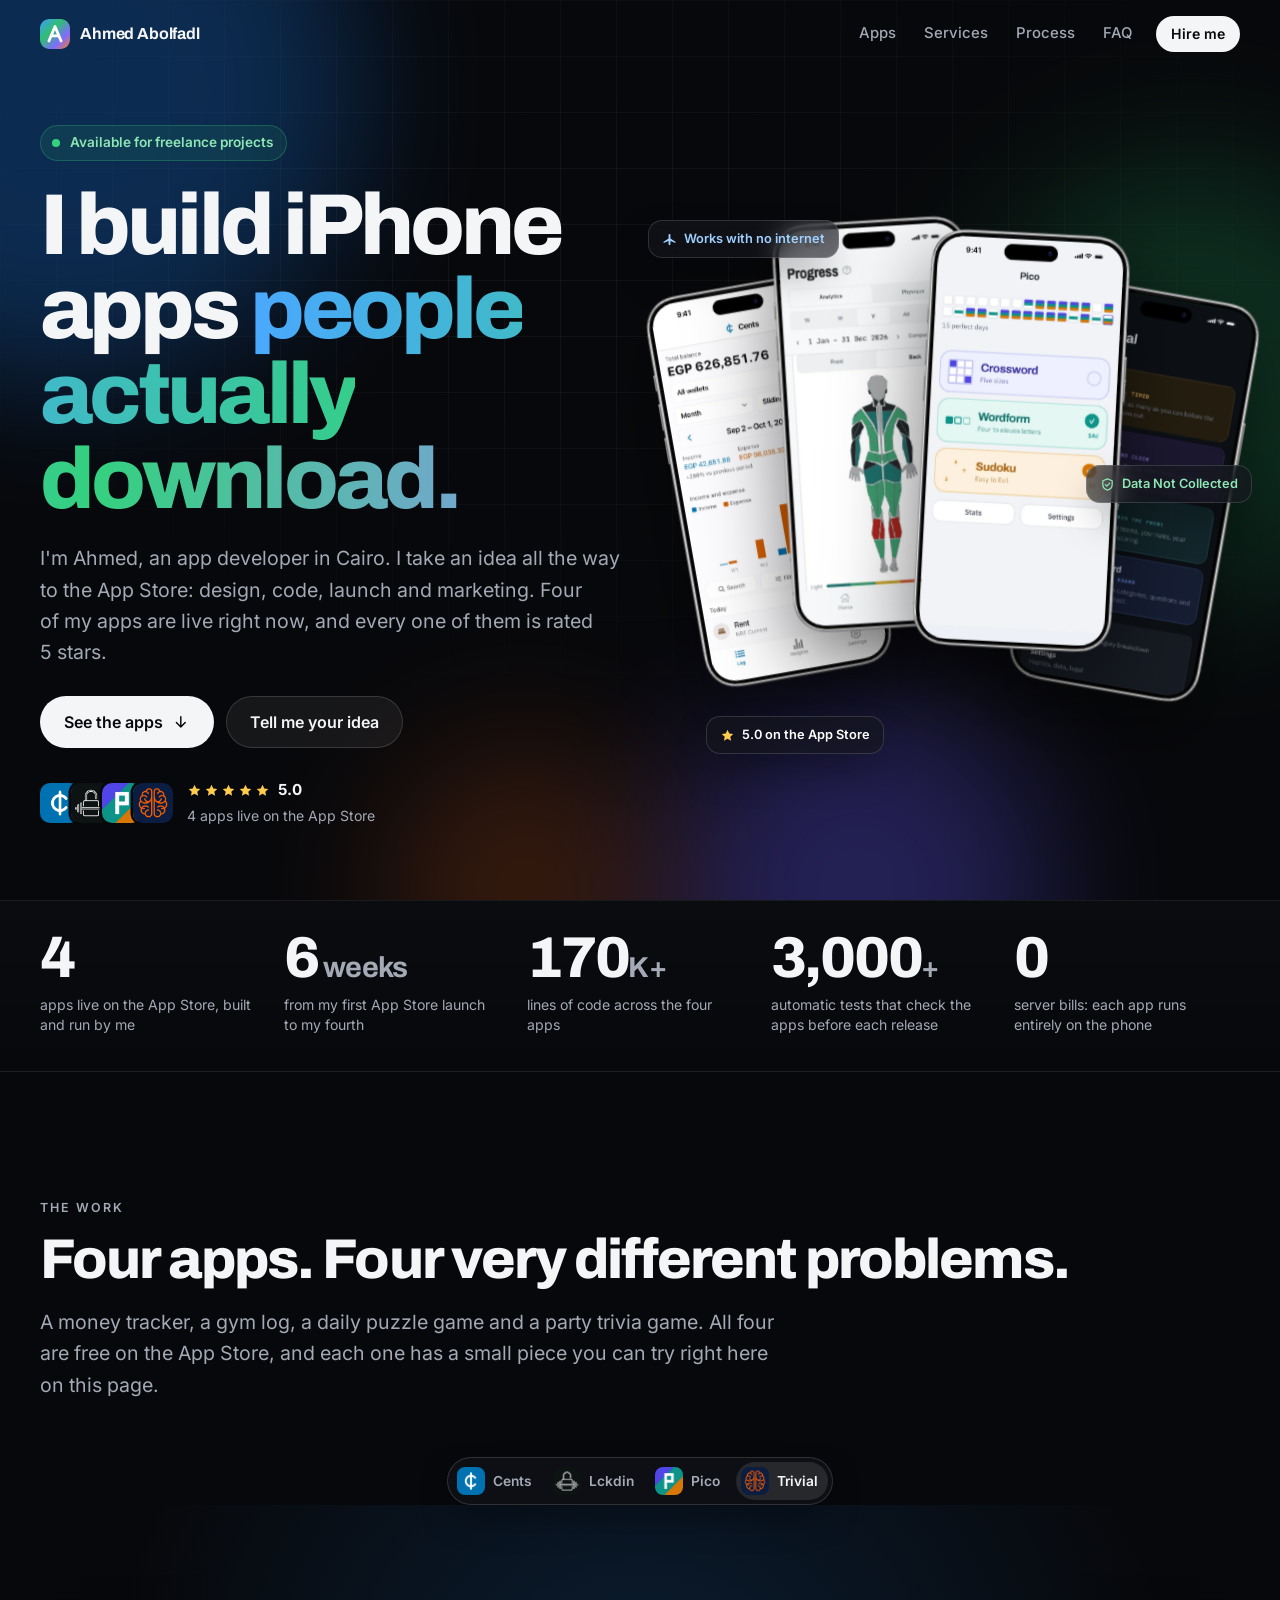
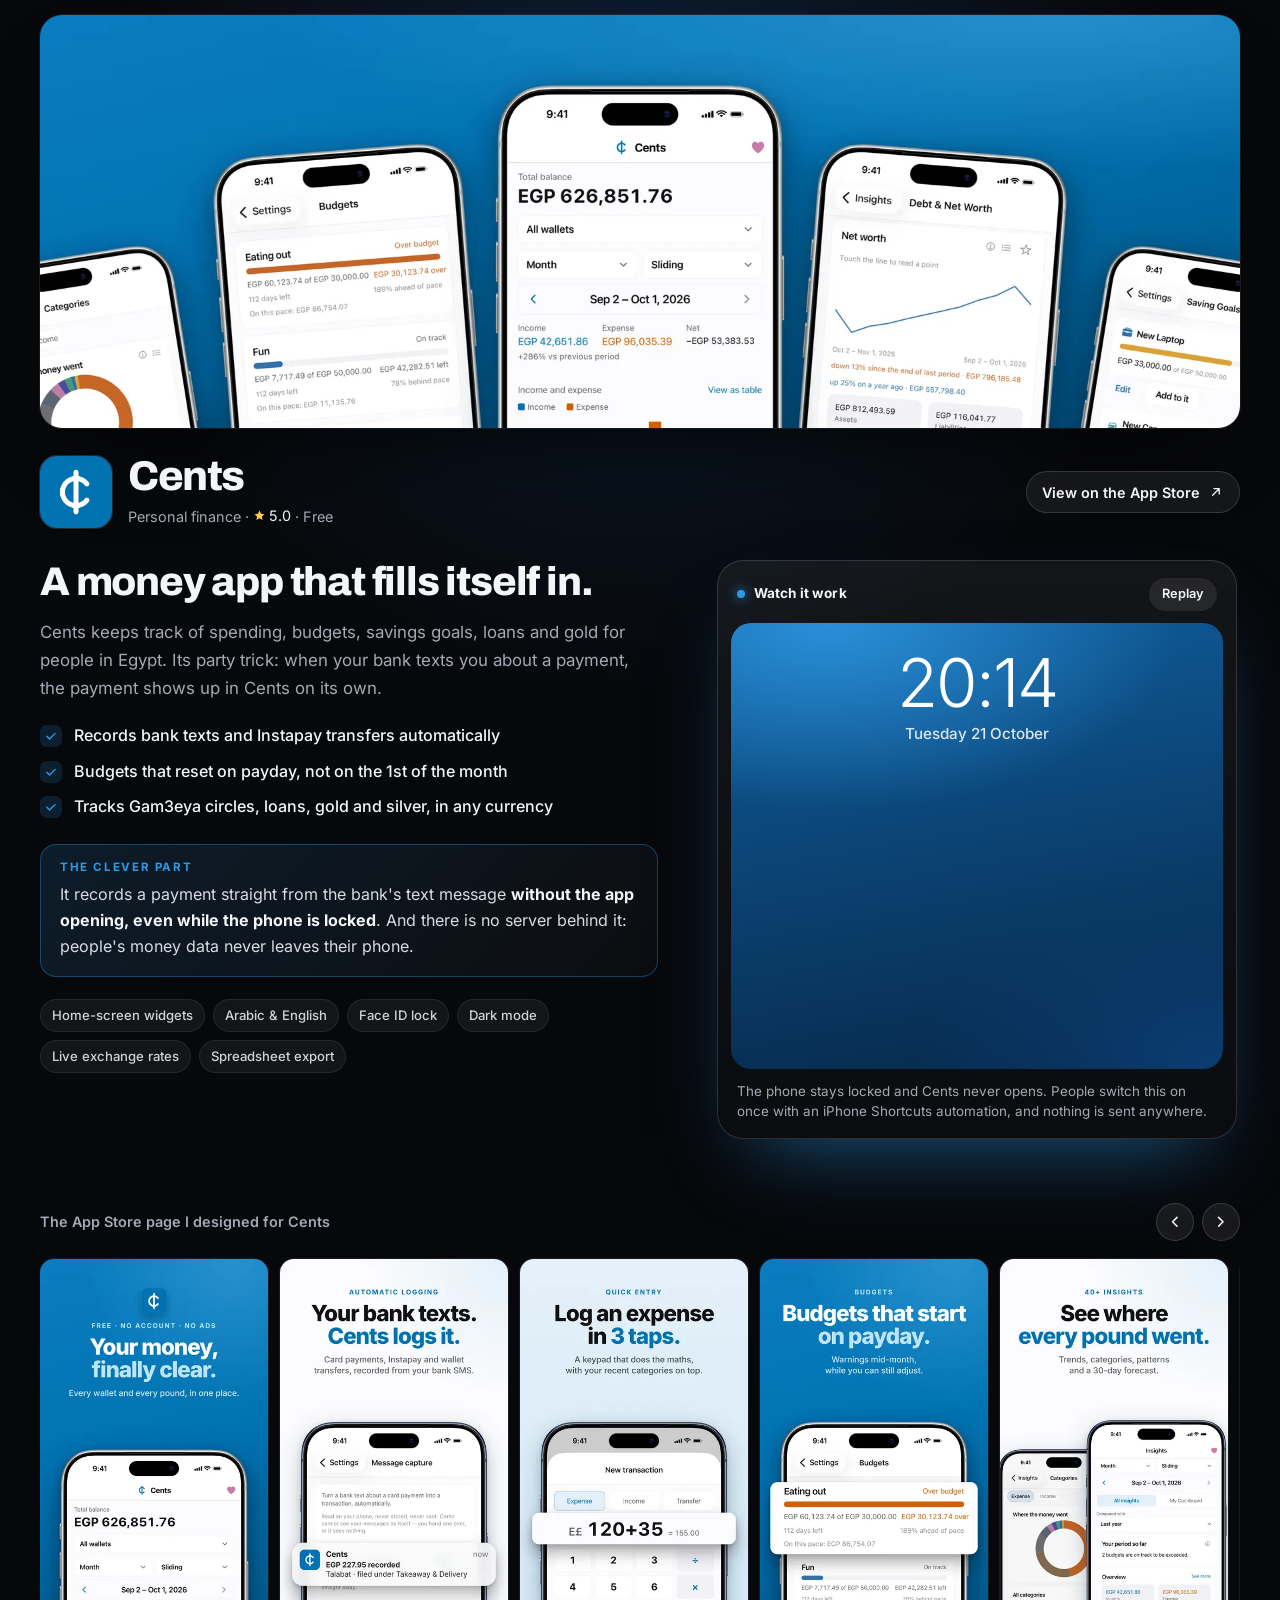
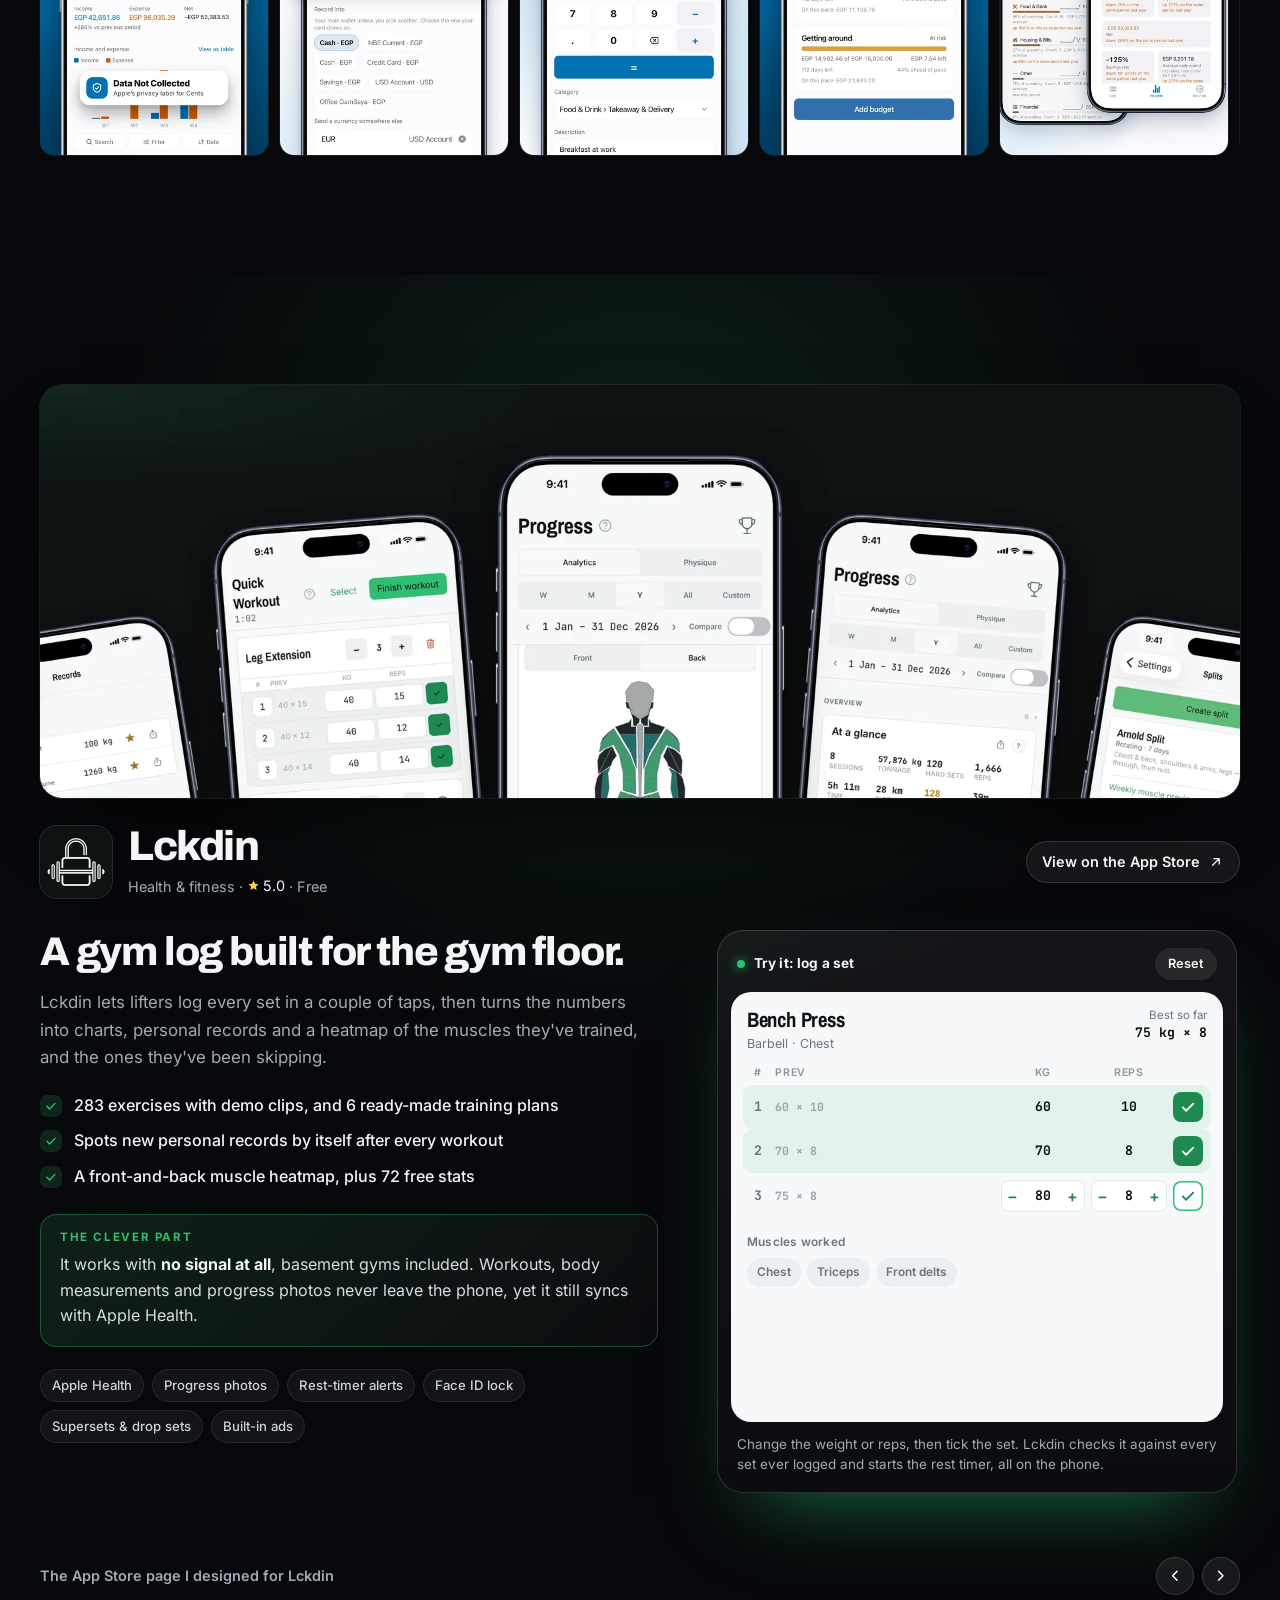
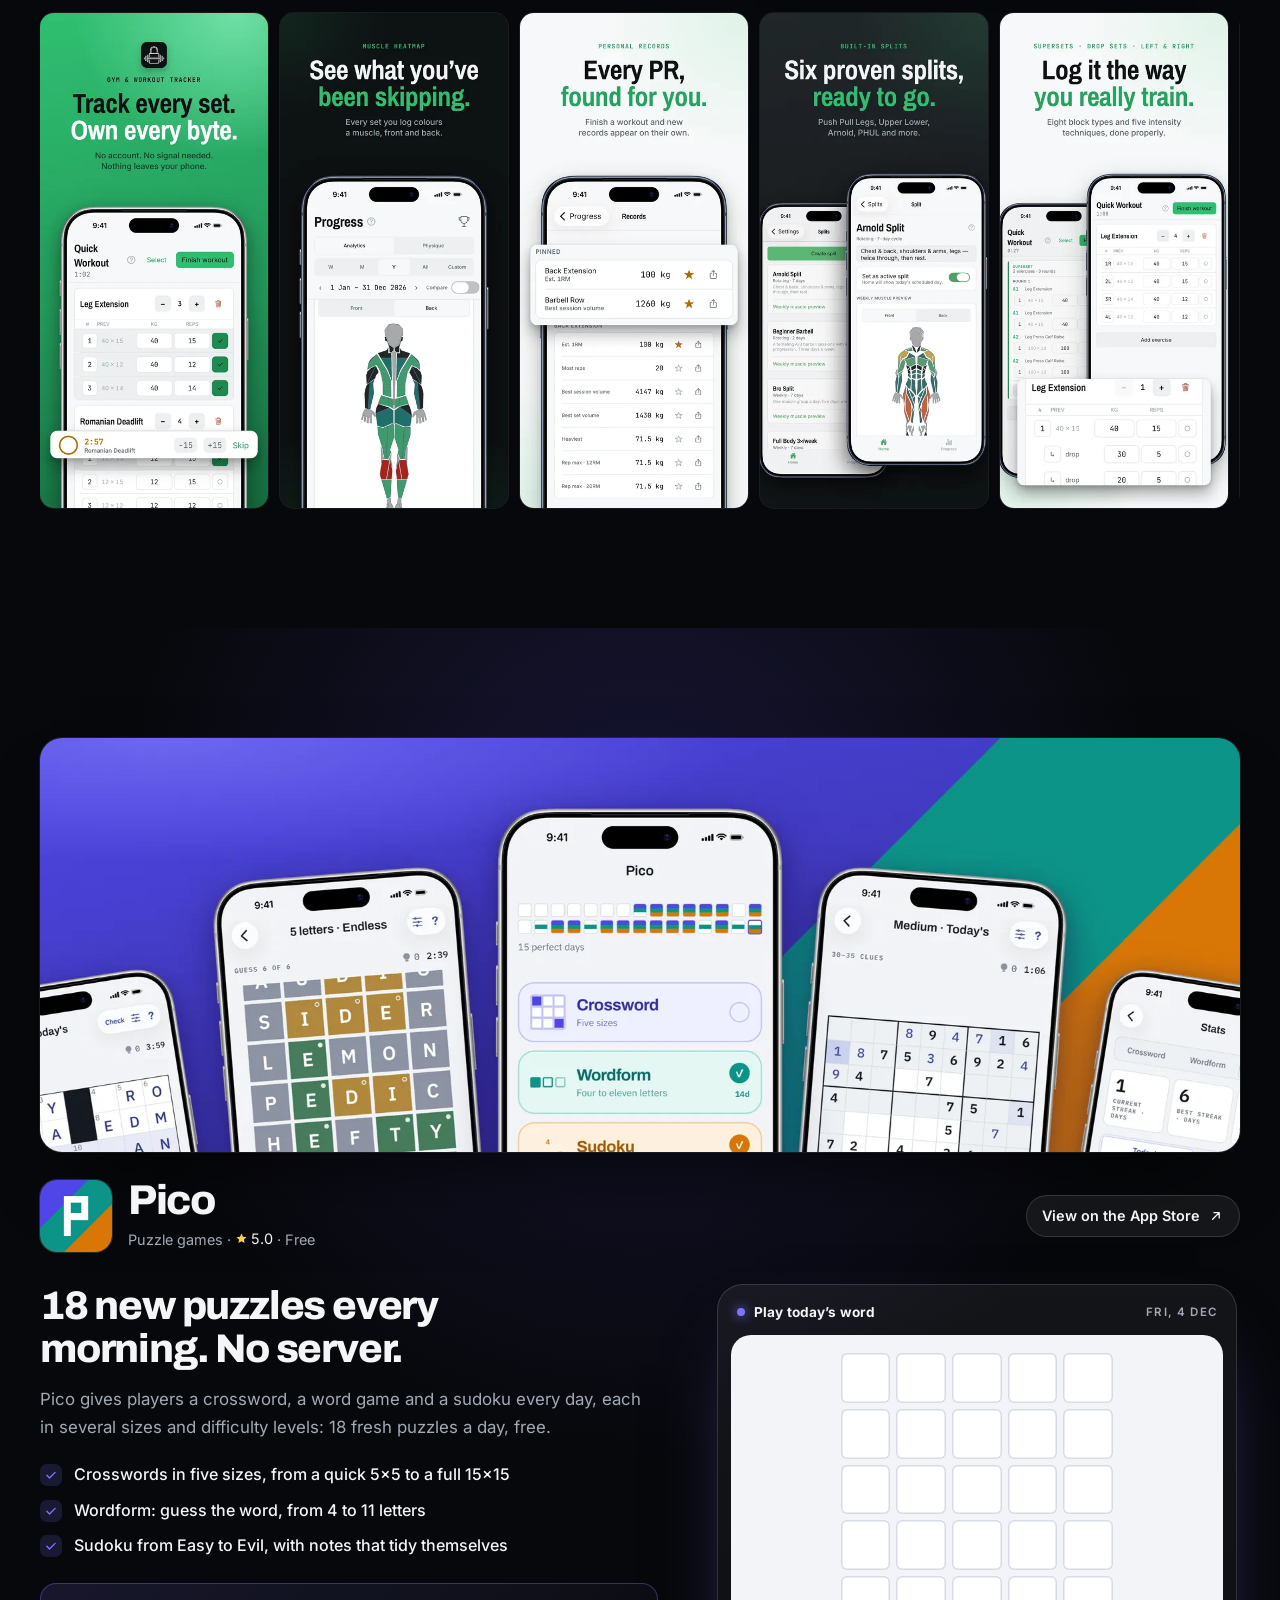
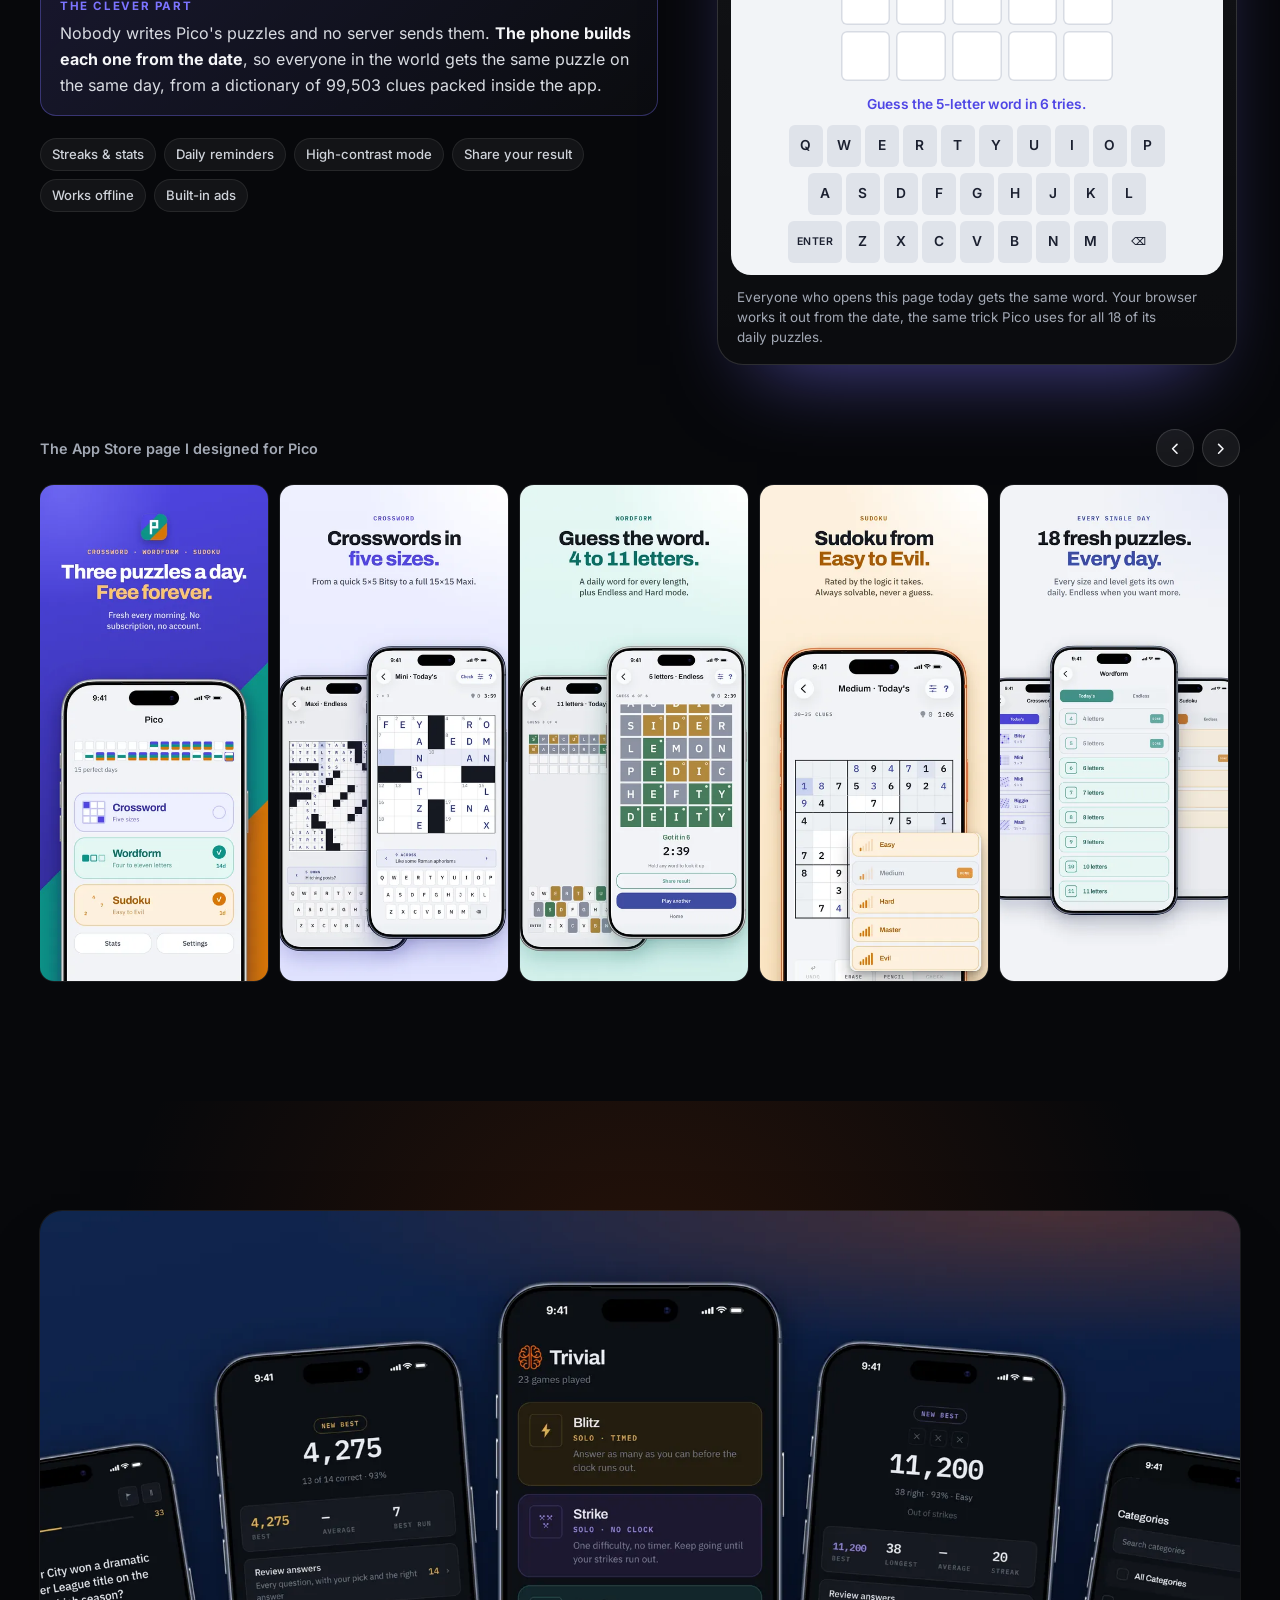
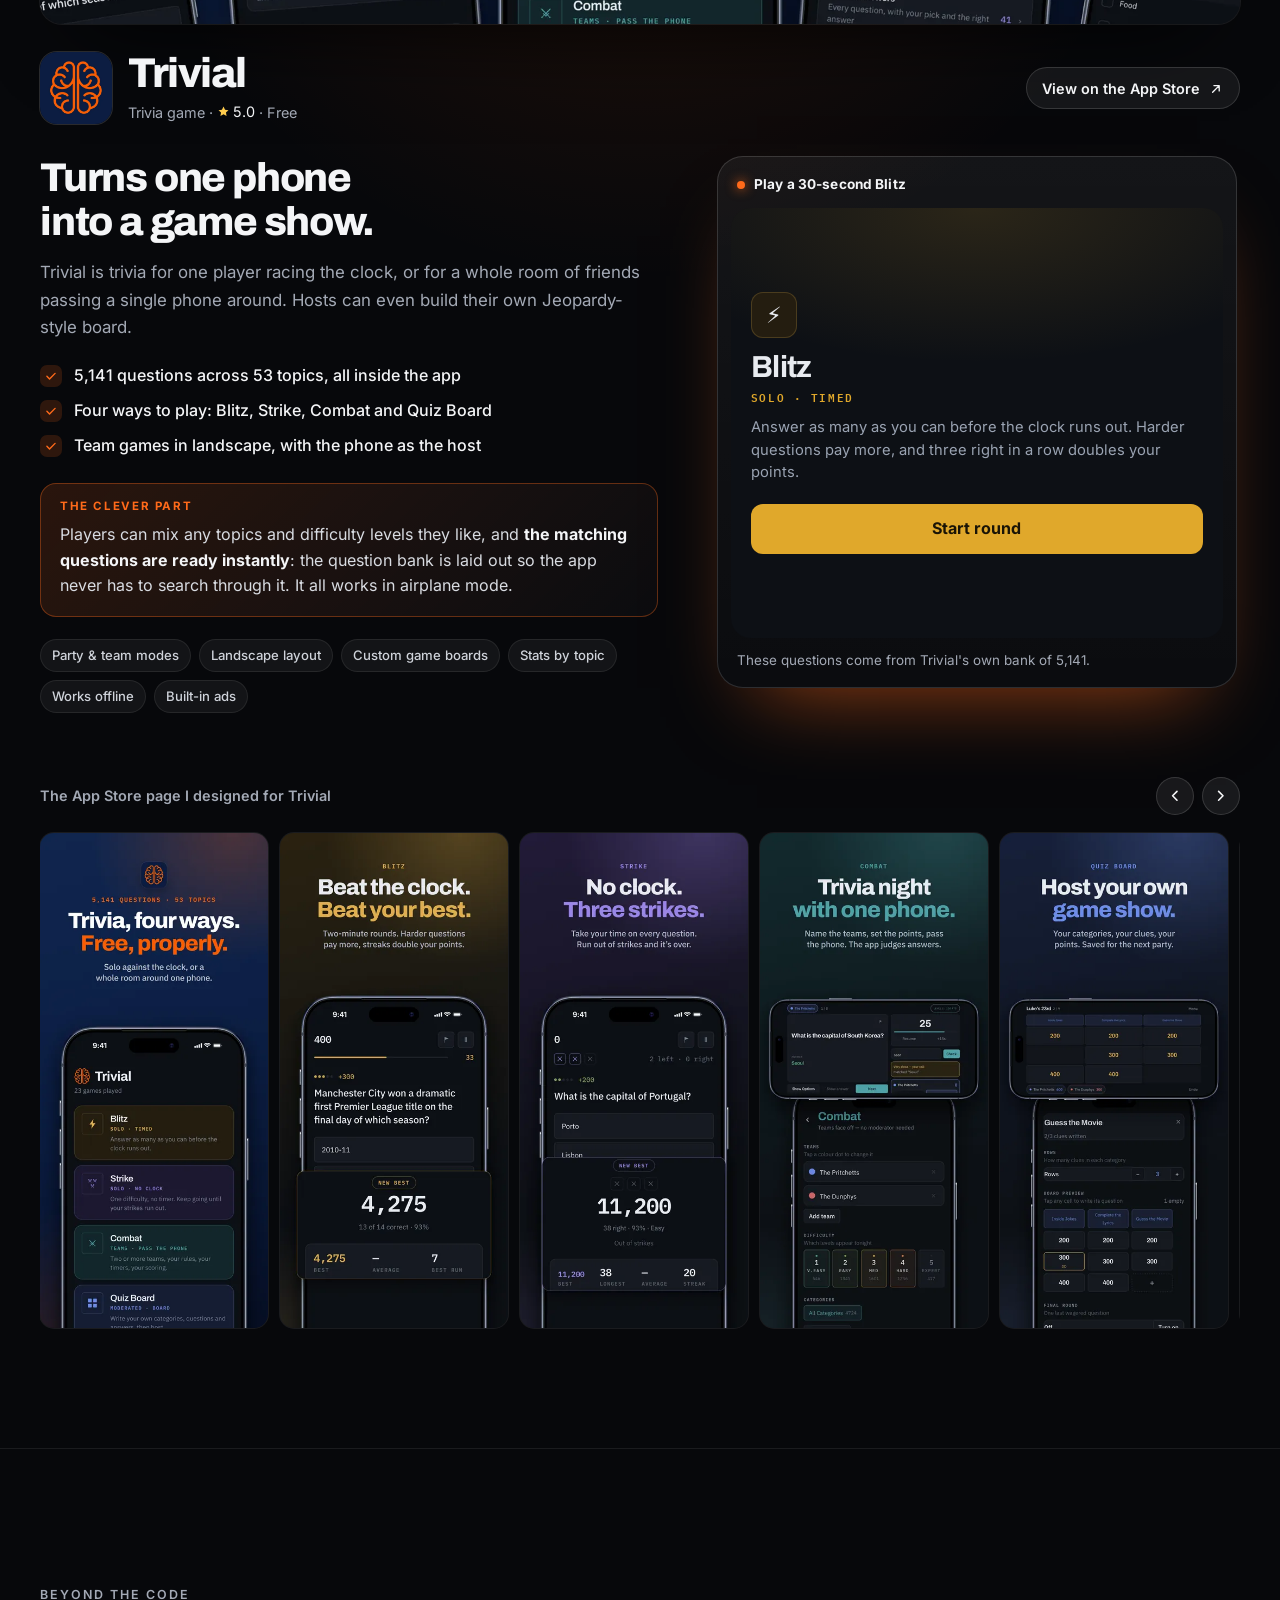
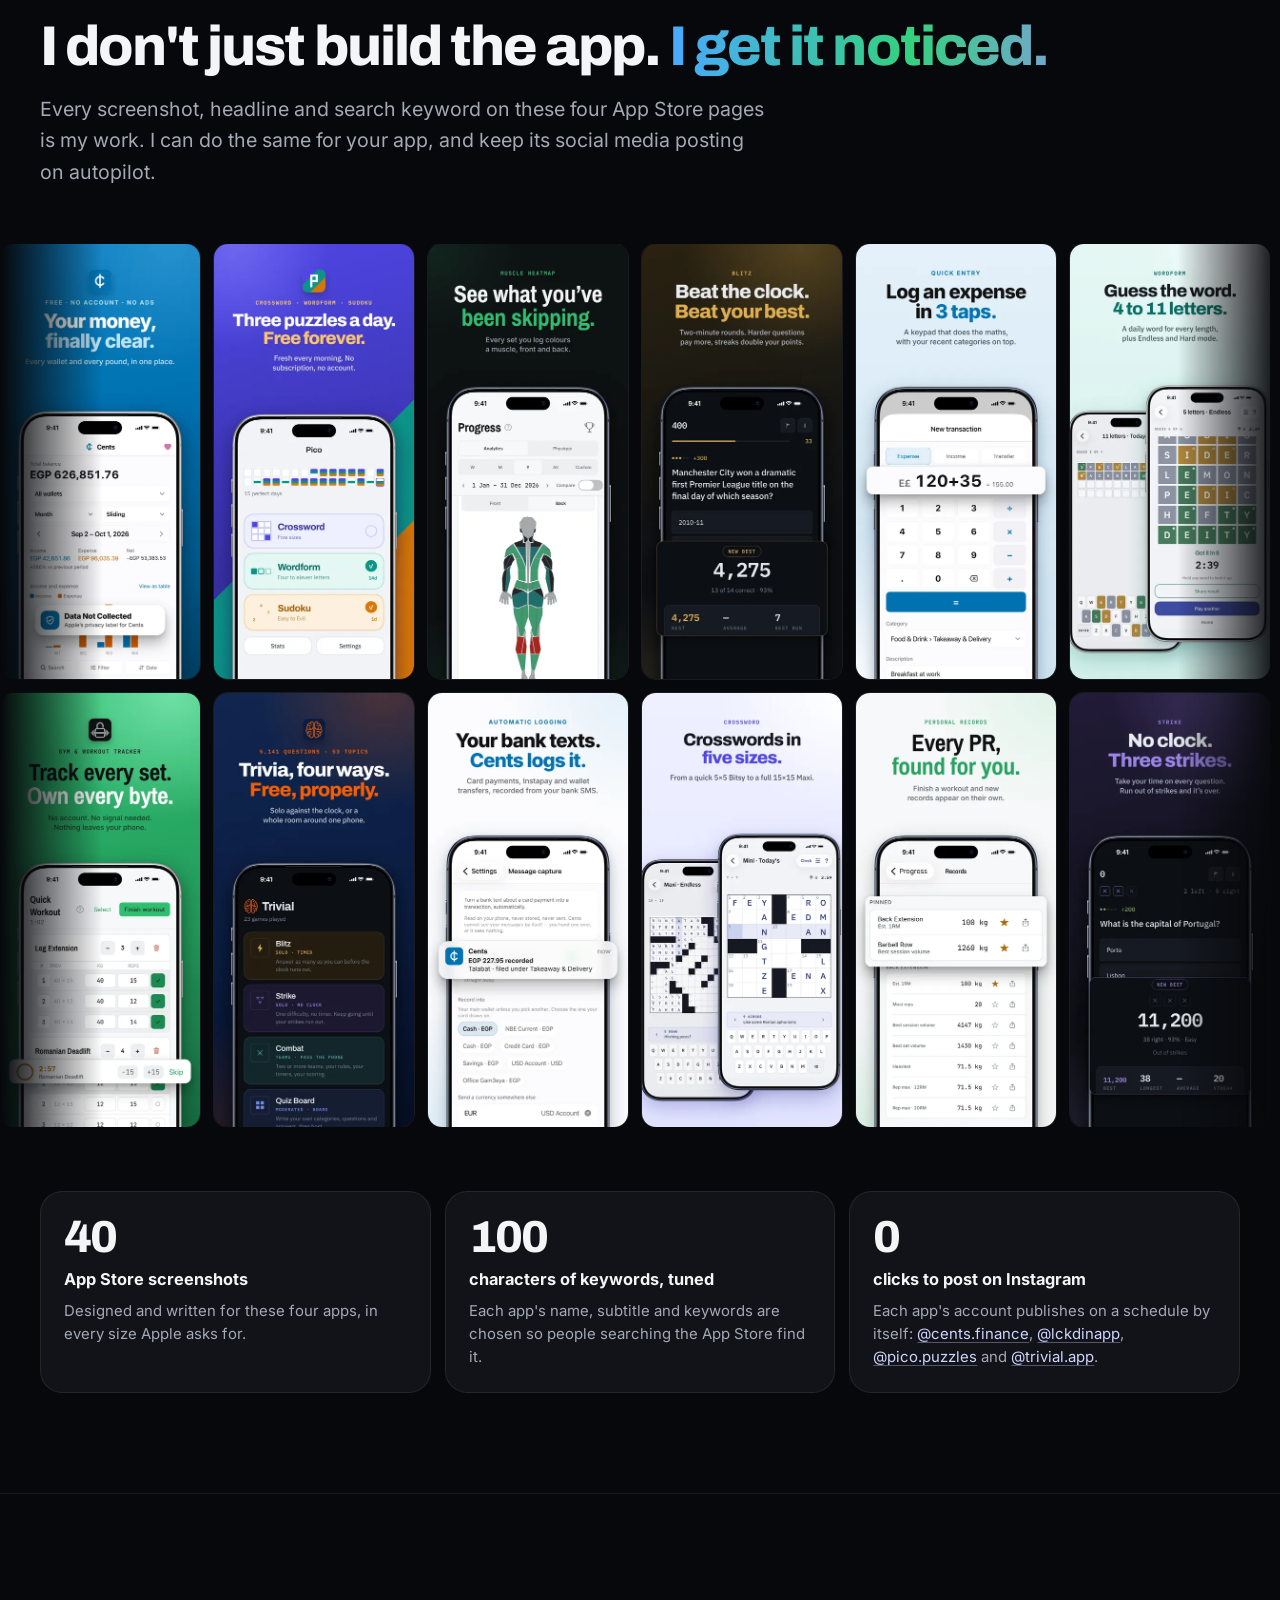
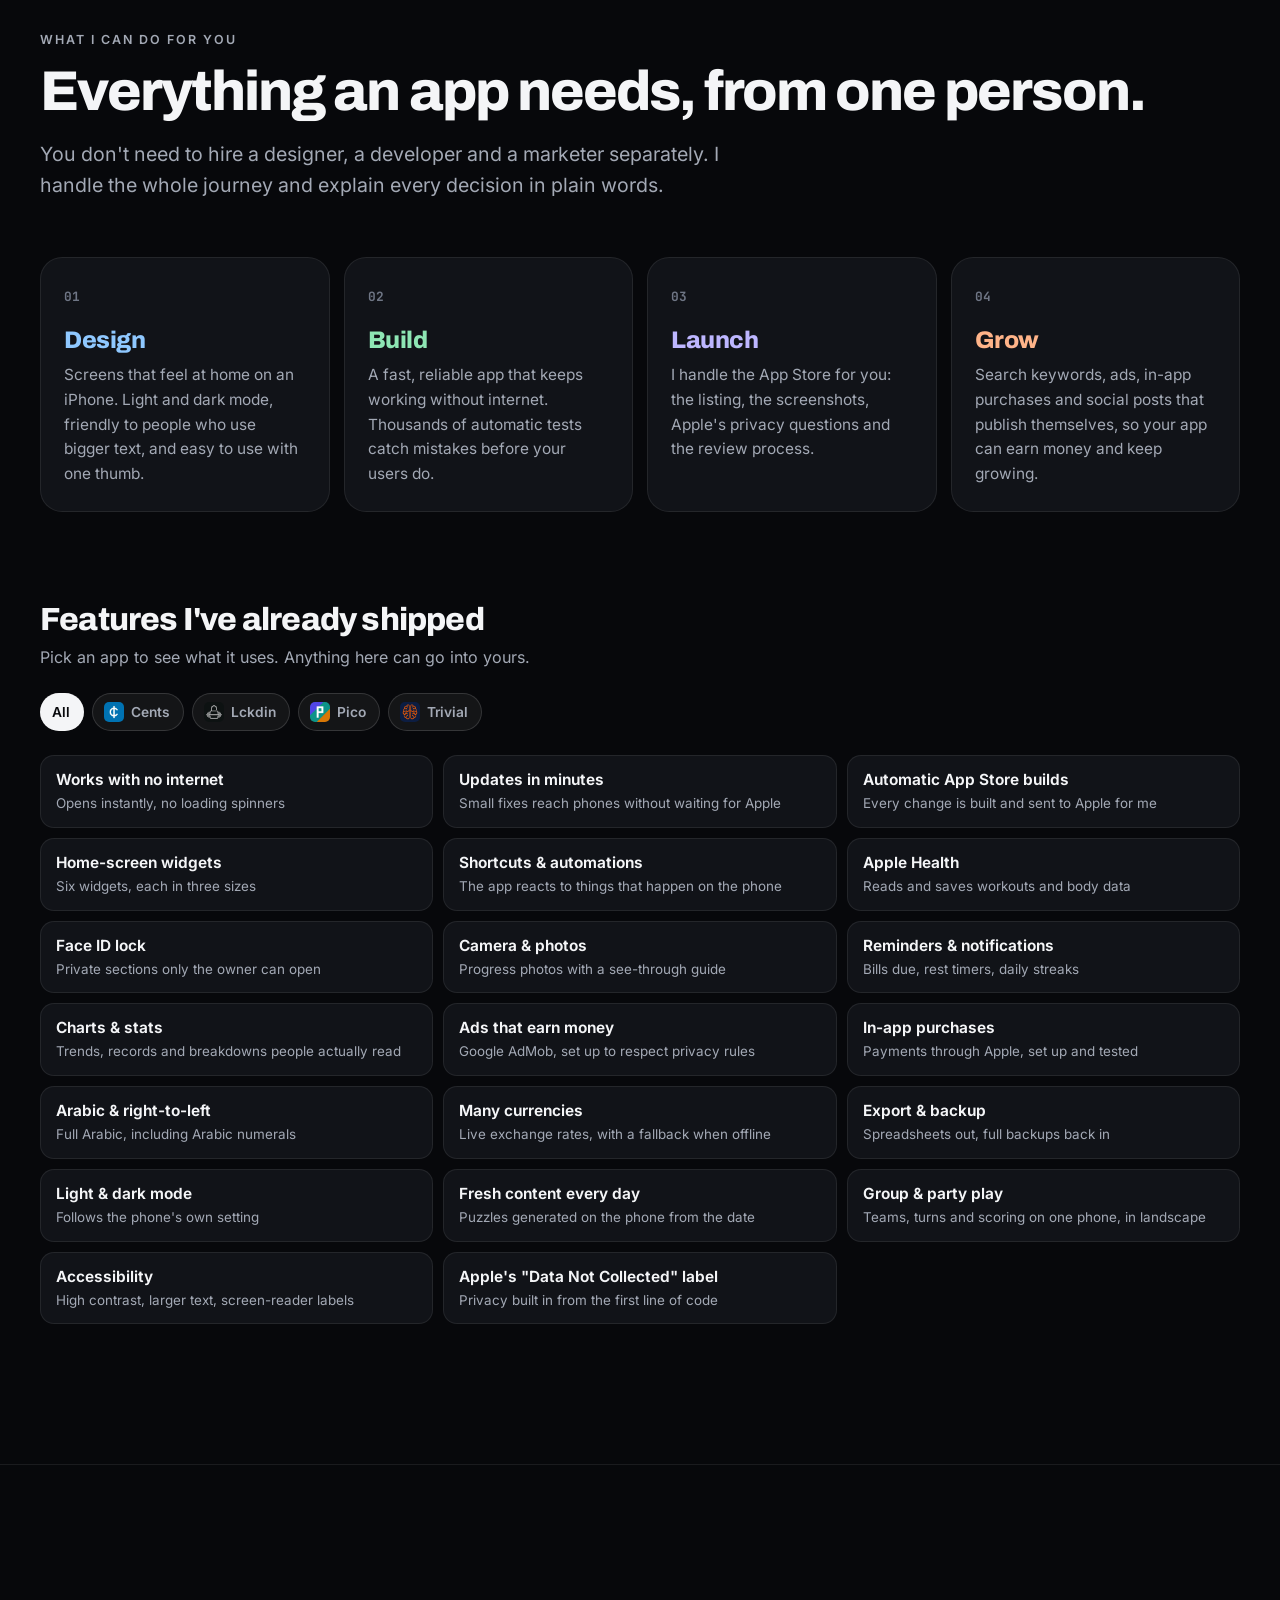
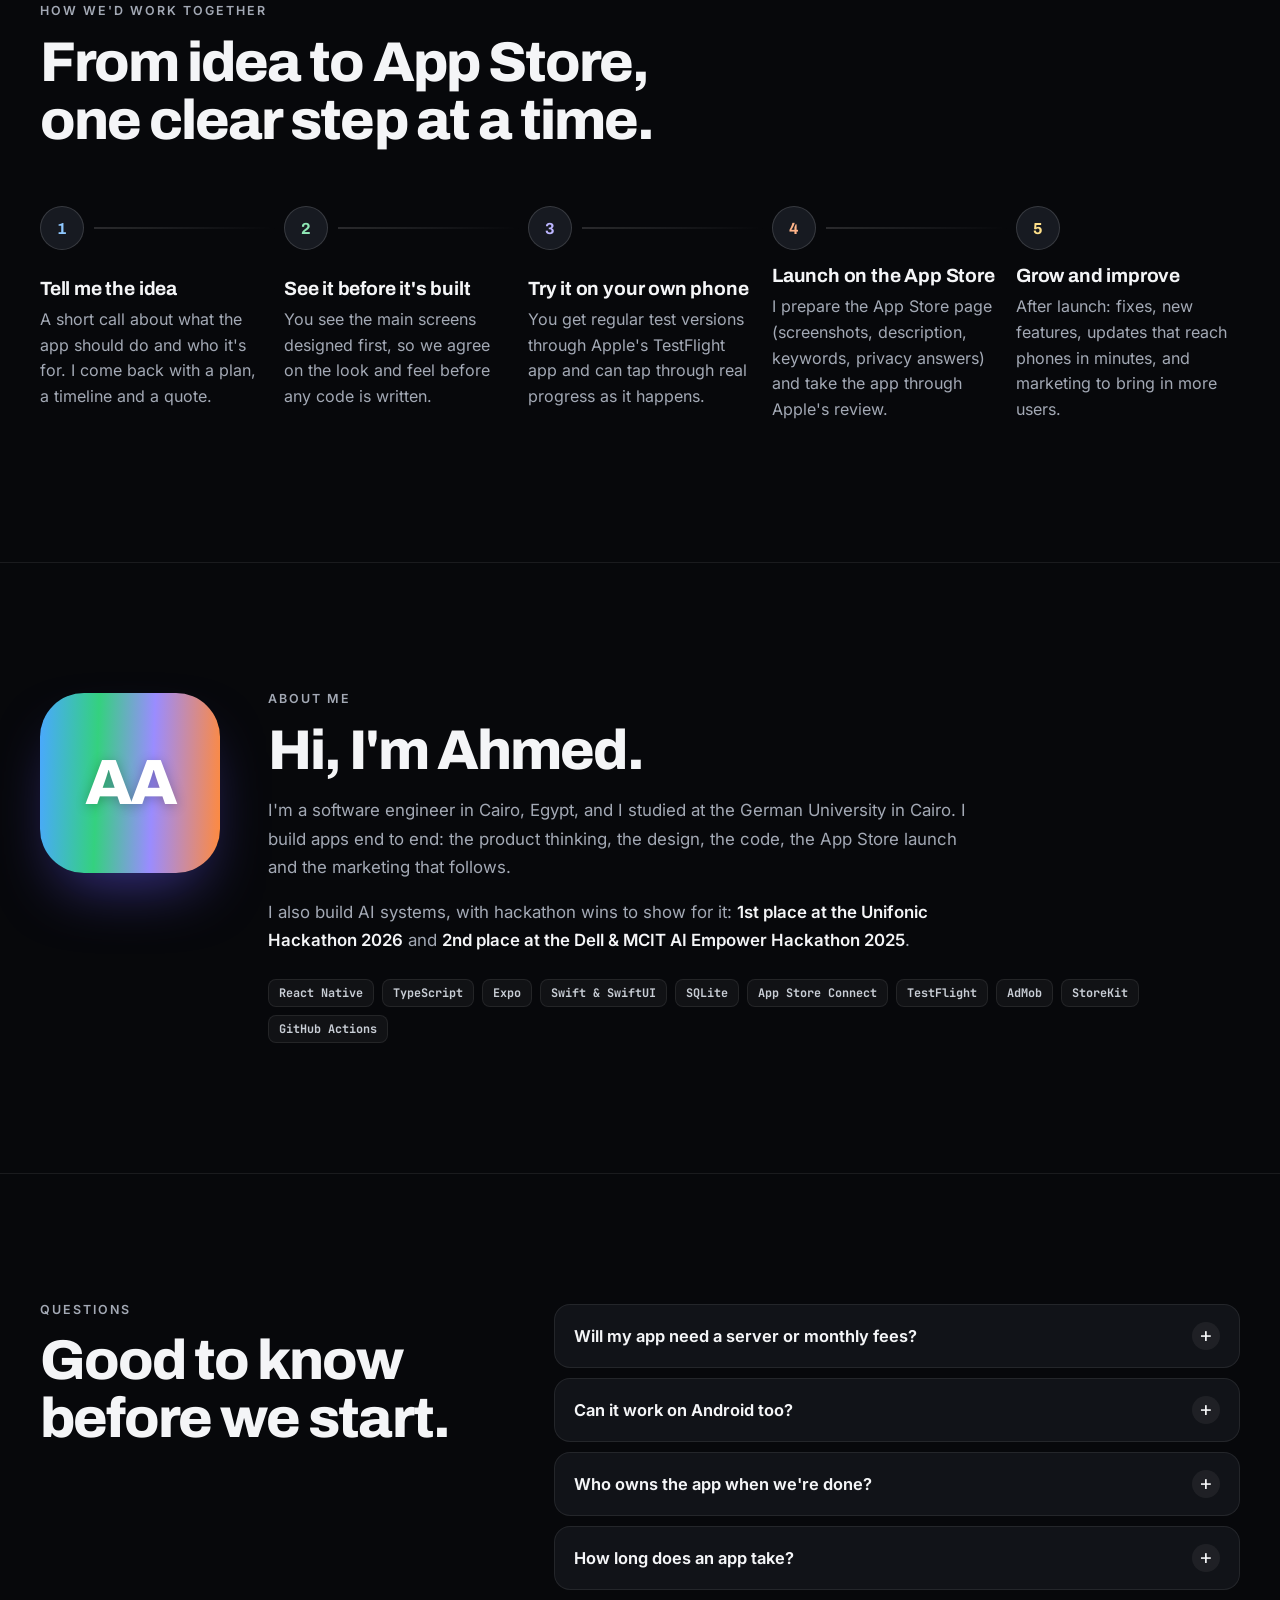
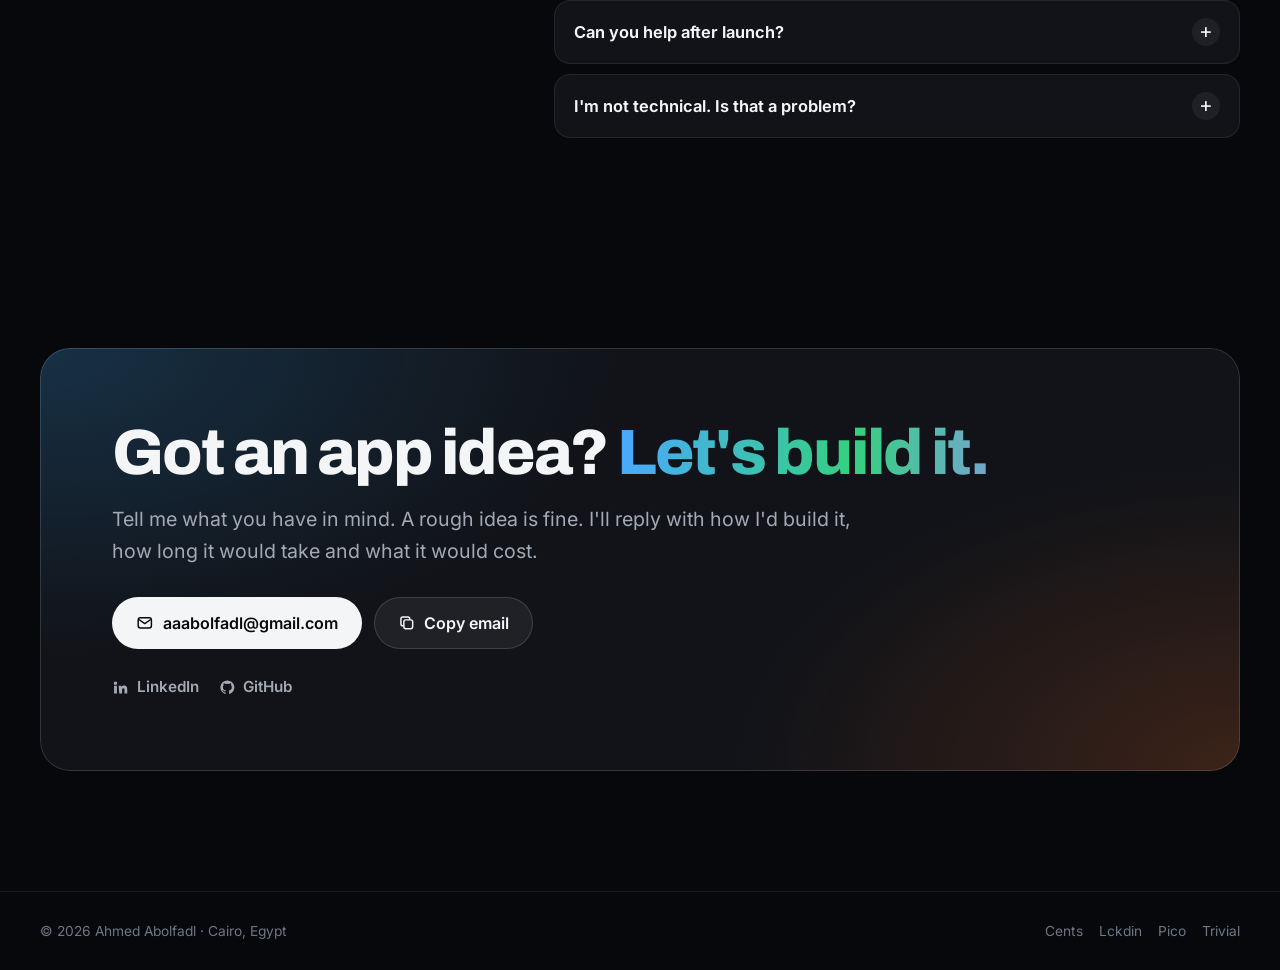
<file: index.html>
<!doctype html>
<html lang="en">
<head>
<meta charset="utf-8">
<meta name="viewport" content="width=device-width, initial-scale=1, viewport-fit=cover">
<title>Ahmed Abolfadl · iPhone App Developer</title>
<meta name="description" content="I design, build, launch and market iPhone apps. Four of mine are live on the App Store, all rated 5.0. Available for freelance projects.">
<link rel="canonical" href="https://aabolfadl.github.io/">
<meta name="theme-color" content="#07080b">
<meta name="color-scheme" content="dark">

<meta property="og:type" content="website">
<meta property="og:url" content="https://aabolfadl.github.io/">
<meta property="og:site_name" content="Ahmed Abolfadl">
<meta property="og:title" content="Ahmed Abolfadl · iPhone App Developer">
<meta property="og:description" content="4 apps live on the App Store, all rated 5.0. I design, build, launch and market iPhone apps. Available for freelance work.">
<meta property="og:image" content="https://aabolfadl.github.io/assets/img/og.jpg">
<meta property="og:image:width" content="1200">
<meta property="og:image:height" content="630">
<meta property="og:image:alt" content="Ahmed Abolfadl, iPhone app developer, with his four App Store apps">
<meta name="twitter:card" content="summary_large_image">

<link rel="icon" href="assets/img/favicon.svg" type="image/svg+xml">
<link rel="apple-touch-icon" href="assets/img/apple-touch-icon.png">
<link rel="preload" href="assets/fonts/inter-var.woff2" as="font" type="font/woff2" crossorigin>
<link rel="preload" href="assets/fonts/archivo-var.woff2" as="font" type="font/woff2" crossorigin>
<link rel="stylesheet" href="assets/css/site.css">
<script>document.documentElement.classList.add('js')</script>
<script type="application/ld+json">
{
  "@context": "https://schema.org",
  "@type": "Person",
  "name": "Ahmed Abolfadl",
  "jobTitle": "iPhone app developer",
  "url": "https://aabolfadl.github.io/",
  "email": "mailto:aaabolfadl@gmail.com",
  "address": {"@type": "PostalAddress", "addressLocality": "Cairo", "addressCountry": "EG"},
  "sameAs": ["https://www.linkedin.com/in/ahmed-abolfadl-bb640624b/", "https://github.com/aabolfadl"]
}
</script>
</head>
<body>

<!-- Status-bar icons, drawn once and reused inside every phone. -->
<svg width="0" height="0" style="position:absolute" aria-hidden="true">
  <symbol id="sb-icons" viewBox="0 0 212 38">
    <rect x="0" y="23" width="11" height="13" rx="3"/><rect x="16" y="17" width="11" height="19" rx="3"/>
    <rect x="32" y="10" width="11" height="26" rx="3"/><rect x="48" y="2" width="11" height="34" rx="3"/>
    <path d="M75.4 11.4 A32 32 0 0 1 120.6 11.4" fill="none" stroke="currentColor" stroke-width="6.5" stroke-linecap="round"/>
    <path d="M83.2 19.2 A21 21 0 0 1 112.8 19.2" fill="none" stroke="currentColor" stroke-width="6.5" stroke-linecap="round"/>
    <path d="M98 34 L89.5 25.5 A12 12 0 0 1 106.5 25.5 Z"/>
    <rect x="141.5" y="5.5" width="60" height="27" rx="9" fill="none" stroke="currentColor" stroke-width="3" opacity=".4"/>
    <rect x="146" y="10" width="51" height="18" rx="5"/><rect x="205" y="14" width="4.5" height="10" rx="2" opacity=".4"/>
  </symbol>
  <symbol id="i-check" viewBox="0 0 24 24"><path d="M5 12.5l4.5 4.5L19 7.5" fill="none" stroke="currentColor" stroke-width="2.4" stroke-linecap="round" stroke-linejoin="round"/></symbol>
  <symbol id="i-arrow" viewBox="0 0 24 24"><path d="M7 17L17 7M9 7h8v8" fill="none" stroke="currentColor" stroke-width="2" stroke-linecap="round" stroke-linejoin="round"/></symbol>
  <symbol id="i-down" viewBox="0 0 24 24"><path d="M12 5v14M6 13l6 6 6-6" fill="none" stroke="currentColor" stroke-width="2" stroke-linecap="round" stroke-linejoin="round"/></symbol>
  <symbol id="i-left" viewBox="0 0 24 24"><path d="M15 6l-6 6 6 6" fill="none" stroke="currentColor" stroke-width="2.2" stroke-linecap="round" stroke-linejoin="round"/></symbol>
  <symbol id="i-right" viewBox="0 0 24 24"><path d="M9 6l6 6-6 6" fill="none" stroke="currentColor" stroke-width="2.2" stroke-linecap="round" stroke-linejoin="round"/></symbol>
  <symbol id="i-star" viewBox="0 0 24 24"><path d="M12 2.8l2.8 5.9 6.4.8-4.7 4.4 1.2 6.4L12 17.2l-5.7 3.1 1.2-6.4-4.7-4.4 6.4-.8z" fill="currentColor"/></symbol>
  <symbol id="i-plane" viewBox="0 0 24 24"><path d="M10.5 21l1.5-1v-5.5l8 3v-2l-8-5V4.5a1.5 1.5 0 0 0-3 0V10.5l-8 5v2l8-3V20l1.5 1z" fill="currentColor" transform="translate(1.5 0)"/></symbol>
  <symbol id="i-shield" viewBox="0 0 24 24"><path d="M12 3l7.5 3v5.5c0 4.6-3.2 8.3-7.5 9.5-4.3-1.2-7.5-4.9-7.5-9.5V6z" fill="none" stroke="currentColor" stroke-width="2" stroke-linejoin="round"/><path d="M8.5 12.2l2.4 2.4 4.6-4.8" fill="none" stroke="currentColor" stroke-width="2" stroke-linecap="round" stroke-linejoin="round"/></symbol>
  <symbol id="i-mail" viewBox="0 0 24 24"><rect x="3" y="5" width="18" height="14" rx="3" fill="none" stroke="currentColor" stroke-width="2"/><path d="M4 7.5l8 5.5 8-5.5" fill="none" stroke="currentColor" stroke-width="2" stroke-linejoin="round"/></symbol>
  <symbol id="i-copy" viewBox="0 0 24 24"><rect x="8" y="8" width="12" height="12" rx="2.5" fill="none" stroke="currentColor" stroke-width="2"/><path d="M16 8V6.5A2.5 2.5 0 0 0 13.5 4h-7A2.5 2.5 0 0 0 4 6.5v7A2.5 2.5 0 0 0 6.5 16H8" fill="none" stroke="currentColor" stroke-width="2"/></symbol>
  <symbol id="i-linkedin" viewBox="0 0 24 24"><path fill="currentColor" d="M4.98 3.5a2.5 2.5 0 1 1 0 5 2.5 2.5 0 0 1 0-5zM3 9.75h4v11H3zM9.5 9.75h3.8v1.5h.06c.53-1 1.83-2.06 3.77-2.06 4.03 0 4.77 2.65 4.77 6.1v5.46h-4v-4.84c0-1.16-.02-2.64-1.61-2.64-1.61 0-1.86 1.26-1.86 2.56v4.92h-4z"/></symbol>
  <symbol id="i-github" viewBox="0 0 24 24"><path fill="currentColor" d="M12 2a10 10 0 0 0-3.16 19.49c.5.09.68-.22.68-.48v-1.7c-2.78.6-3.37-1.34-3.37-1.34-.45-1.16-1.11-1.47-1.11-1.47-.91-.62.07-.6.07-.6 1 .07 1.53 1.03 1.53 1.03.9 1.52 2.34 1.08 2.91.83.09-.65.35-1.08.63-1.33-2.22-.25-4.55-1.11-4.55-4.94 0-1.09.39-1.98 1.03-2.68-.1-.25-.45-1.27.1-2.65 0 0 .84-.27 2.75 1.02a9.6 9.6 0 0 1 5 0c1.91-1.29 2.75-1.02 2.75-1.02.55 1.38.2 2.4.1 2.65.64.7 1.03 1.59 1.03 2.68 0 3.84-2.34 4.68-4.57 4.93.36.31.68.92.68 1.85v2.74c0 .27.18.58.69.48A10 10 0 0 0 12 2z"/></symbol>
  <symbol id="i-instagram" viewBox="0 0 24 24"><rect x="3" y="3" width="18" height="18" rx="5" fill="none" stroke="currentColor" stroke-width="2"/><circle cx="12" cy="12" r="4" fill="none" stroke="currentColor" stroke-width="2"/><circle cx="17.3" cy="6.7" r="1.2" fill="currentColor"/></symbol>
</svg>

<a class="skip" href="#apps">Skip to the apps</a>

<header class="nav" data-nav>
  <div class="nav-inner">
    <a class="brand" href="#top" aria-label="Ahmed Abolfadl, back to top">
      <span class="brand-mark" aria-hidden="true"></span>
      <span class="brand-name">Ahmed Abolfadl</span>
    </a>
    <nav class="nav-links" aria-label="Sections">
      <a href="#apps">Apps</a>
      <a href="#services">Services</a>
      <a href="#process">Process</a>
      <a href="#faq">FAQ</a>
    </nav>
    <a class="btn btn-sm" href="#contact">Hire me</a>
  </div>
</header>

<main id="top">

<!-- ============ HERO ============ -->
<section class="hero">
  <div class="hero-bg" aria-hidden="true"><span class="blob b1"></span><span class="blob b2"></span><span class="blob b3"></span><span class="blob b4"></span><span class="grid-lines"></span></div>
  <div class="wrap hero-grid">
    <div class="hero-copy">
      <p class="status reveal"><span class="pulse" aria-hidden="true"></span>Available for freelance projects</p>
      <h1 class="reveal">I build iPhone apps <span class="grad">people actually download.</span></h1>
      <p class="lead reveal">I'm Ahmed, an app developer in Cairo. I take an idea all the way to the App Store: design, code, launch and marketing. Four of my apps are live right now, and every one of them is rated 5 stars.</p>
      <div class="cta-row reveal">
        <a class="btn btn-lg" href="#apps">See the apps <svg class="i"><use href="#i-down"/></svg></a>
        <a class="btn btn-lg btn-ghost" href="#contact">Tell me your idea</a>
      </div>
      <div class="proof reveal">
        <div class="icon-stack" aria-hidden="true">
          <img src="assets/img/icons/cents.webp" alt="" width="44" height="44">
          <img src="assets/img/icons/lckdin.webp" alt="" width="44" height="44">
          <img src="assets/img/icons/pico.webp" alt="" width="44" height="44">
          <img src="assets/img/icons/trivial.webp" alt="" width="44" height="44">
        </div>
        <div>
          <div class="stars" aria-label="Rated 5.0 out of 5"><svg class="i"><use href="#i-star"/></svg><svg class="i"><use href="#i-star"/></svg><svg class="i"><use href="#i-star"/></svg><svg class="i"><use href="#i-star"/></svg><svg class="i"><use href="#i-star"/></svg><b>5.0</b></div>
          <div class="proof-text">4 apps live on the App Store</div>
        </div>
      </div>
    </div>

    <div class="stage" data-stage aria-hidden="true">
      <div class="stage-inner">
        <div class="ph ph-1"><div class="ph-float">
          <div class="device"><div class="screen" style="--sb:#000;background:#fff"><img src="assets/img/screens/cents.webp" alt="" width="600" height="1312"><div class="sb"><span class="sb-time">9:41</span><svg class="sb-icons"><use href="#sb-icons"/></svg></div></div><img class="frame" src="assets/img/frame-silver.webp" alt="" width="640" height="1292"></div>
        </div></div>
        <div class="ph ph-2"><div class="ph-float">
          <div class="device"><div class="screen" style="--sb:#000;background:#f7f8f9"><img src="assets/img/screens/lckdin.webp" alt="" width="600" height="1312"><div class="sb"><span class="sb-time">9:41</span><svg class="sb-icons"><use href="#sb-icons"/></svg></div></div><img class="frame" src="assets/img/frame-silver.webp" alt="" width="640" height="1292"></div>
        </div></div>
        <div class="ph ph-3"><div class="ph-float">
          <div class="device"><div class="screen" style="--sb:#000;background:#f2f4f7"><img src="assets/img/screens/pico.webp" alt="" width="600" height="1312"><div class="sb"><span class="sb-time">9:41</span><svg class="sb-icons"><use href="#sb-icons"/></svg></div></div><img class="frame" src="assets/img/frame-silver.webp" alt="" width="640" height="1292"></div>
        </div></div>
        <div class="ph ph-4"><div class="ph-float">
          <div class="device"><div class="screen" style="--sb:#fff;background:#0d1015"><img src="assets/img/screens/trivial.webp" alt="" width="600" height="1312"><div class="sb"><span class="sb-time">9:41</span><svg class="sb-icons"><use href="#sb-icons"/></svg></div></div><img class="frame" src="assets/img/frame-silver.webp" alt="" width="640" height="1292"></div>
        </div></div>
      </div>
      <div class="glass g1"><svg class="i"><use href="#i-plane"/></svg>Works with no internet</div>
      <div class="glass g2"><svg class="i"><use href="#i-shield"/></svg>Data Not Collected</div>
      <div class="glass g3"><svg class="i" style="color:#ffcc4d"><use href="#i-star"/></svg>5.0 on the App Store</div>
    </div>
  </div>
</section>

<!-- ============ NUMBERS ============ -->
<section class="numbers" aria-label="In numbers">
  <div class="wrap numbers-grid">
    <div class="num reveal"><div class="num-big"><span data-count="4">4</span></div><p>apps live on the App Store, built and run by me</p></div>
    <div class="num reveal"><div class="num-big"><span data-count="6">6</span><small> weeks</small></div><p>from my first App Store launch to my fourth</p></div>
    <div class="num reveal"><div class="num-big"><span data-count="170">170</span><small>K+</small></div><p>lines of code across the four apps</p></div>
    <div class="num reveal"><div class="num-big"><span data-count="3000">3,000</span><small>+</small></div><p>automatic tests that check the apps before each release</p></div>
    <div class="num reveal"><div class="num-big"><span data-count="0">0</span></div><p>server bills: each app runs entirely on the phone</p></div>
  </div>
</section>

<!-- ============ APPS ============ -->
<section id="apps" class="apps">
  <div class="wrap section-head">
    <p class="eyebrow reveal">The work</p>
    <h2 class="reveal">Four apps. Four very different problems.</h2>
    <p class="lead reveal">A money tracker, a gym log, a daily puzzle game and a party trivia game. All four are free on the App Store, and each one has a small piece you can try right here on this page.</p>
  </div>

  <nav class="switcher" aria-label="Jump to an app" data-switcher>
    <a href="#cents" data-for="cents"><img src="assets/img/icons/cents.webp" alt="" width="28" height="28"><span>Cents</span></a>
    <a href="#lckdin" data-for="lckdin"><img src="assets/img/icons/lckdin.webp" alt="" width="28" height="28"><span>Lckdin</span></a>
    <a href="#pico" data-for="pico"><img src="assets/img/icons/pico.webp" alt="" width="28" height="28"><span>Pico</span></a>
    <a href="#trivial" data-for="trivial"><img src="assets/img/icons/trivial.webp" alt="" width="28" height="28"><span>Trivial</span></a>
  </nav>

  <!-- ---------- CENTS ---------- -->
  <article class="app app-cents" id="cents" aria-labelledby="cents-name">
    <div class="wrap">
      <figure class="banner reveal">
        <picture>
          <source media="(max-width: 700px)" srcset="assets/img/banner/cents-narrow.webp" width="900" height="720">
          <img src="assets/img/banner/cents-wide.webp" alt="Cents on four iPhones: the balance, budgets, spending insights and net worth screens" width="1800" height="772" loading="lazy">
        </picture>
      </figure>
      <div class="app-head reveal">
        <img class="app-icon" src="assets/img/icons/cents.webp" alt="" width="72" height="72" loading="lazy">
        <div class="app-id">
          <h3 id="cents-name">Cents</h3>
          <p class="app-meta">Personal finance <span aria-hidden="true">·</span> <span class="mini-stars"><svg class="i"><use href="#i-star"/></svg>5.0</span> <span aria-hidden="true">·</span> Free</p>
        </div>
        <a class="store-btn" href="https://apps.apple.com/app/id6812862063" target="_blank" rel="noopener">View on the App Store <svg class="i"><use href="#i-arrow"/></svg></a>
      </div>
      <div class="app-grid">
        <div class="app-copy">
          <p class="app-title reveal">A money app that fills itself&nbsp;in.</p>
          <p class="app-pitch reveal">Cents keeps track of spending, budgets, savings goals, loans and gold for people in Egypt. Its party trick: when your bank texts you about a payment, the payment shows up in Cents on its own.</p>
          <ul class="does reveal">
            <li><svg class="i"><use href="#i-check"/></svg>Records bank texts and Instapay transfers automatically</li>
            <li><svg class="i"><use href="#i-check"/></svg>Budgets that reset on payday, not on the 1st of the month</li>
            <li><svg class="i"><use href="#i-check"/></svg>Tracks Gam3eya circles, loans, gold and silver, in any currency</li>
          </ul>
          <div class="clever reveal">
            <p class="clever-label">The clever part</p>
            <p>It records a payment straight from the bank's text message <b>without the app opening, even while the phone is locked</b>. And there is no server behind it: people's money data never leaves their phone.</p>
          </div>
          <ul class="chips reveal" aria-label="Also inside Cents">
            <li>Home-screen widgets</li><li>Arabic &amp; English</li><li>Face ID lock</li><li>Dark mode</li><li>Live exchange rates</li><li>Spreadsheet export</li>
          </ul>
        </div>

        <div class="demo demo-cents reveal" data-demo="cents">
          <div class="demo-head"><span class="demo-label"><span class="demo-dot"></span>Watch it work</span><button class="demo-btn" type="button" data-replay>Replay</button></div>
          <div class="lock" data-step="0">
            <div class="lock-time">20:14</div>
            <div class="lock-date">Tuesday 21 October</div>
            <div class="notes">
              <div class="note note-sms" data-at="1">
                <span class="note-icon sms" aria-hidden="true"></span>
                <div class="note-body">
                  <div class="note-top"><b>Your bank</b><span>now</span></div>
                  <p>Card **4821 was charged <mark data-at="2">EGP 227.95</mark> at <mark data-at="2">TALABAT EG</mark> on 21/10 at 20:14.</p>
                </div>
              </div>
              <div class="handoff" data-at="2"><span class="spark" aria-hidden="true"></span>Shortcuts hands the text to Cents</div>
              <div class="note note-cents" data-at="3">
                <img class="note-icon" src="assets/img/icons/cents.webp" alt="" width="40" height="40" loading="lazy">
                <div class="note-body">
                  <div class="note-top"><b>Cents</b><span>now</span></div>
                  <p><b>EGP 227.95 recorded</b><br>Talabat · filed under Takeaway &amp; Delivery</p>
                </div>
              </div>
              <div class="quick" data-at="4">
                <span class="quick-label">Hold to change it</span>
                <span class="quick-chip">Discard</span><span class="quick-chip">Groceries</span><span class="quick-chip">Transport</span>
              </div>
            </div>
          </div>
          <p class="demo-note">The phone stays locked and Cents never opens. People switch this on once with an iPhone Shortcuts automation, and nothing is sent anywhere.</p>
        </div>
      </div>
      <div class="shots-wrap reveal">
        <div class="shots-head"><p>The App Store page I designed for Cents</p><div class="shots-nav"><button type="button" data-shots-prev aria-label="Previous screenshots"><svg class="i"><use href="#i-left"/></svg></button><button type="button" data-shots-next aria-label="Next screenshots"><svg class="i"><use href="#i-right"/></svg></button></div></div>
        <div class="shots" data-shots="cents" tabindex="0" aria-label="Cents App Store screenshots"></div>
      </div>
    </div>
  </article>

  <!-- ---------- LCKDIN ---------- -->
  <article class="app app-lckdin" id="lckdin" aria-labelledby="lckdin-name">
    <div class="wrap">
      <figure class="banner reveal">
        <picture>
          <source media="(max-width: 700px)" srcset="assets/img/banner/lckdin-narrow.webp" width="900" height="720">
          <img src="assets/img/banner/lckdin-wide.webp" alt="Lckdin on four iPhones: logging a workout, the muscle heatmap and progress analytics" width="1800" height="772" loading="lazy">
        </picture>
      </figure>
      <div class="app-head reveal">
        <img class="app-icon" src="assets/img/icons/lckdin.webp" alt="" width="72" height="72" loading="lazy">
        <div class="app-id">
          <h3 id="lckdin-name">Lckdin</h3>
          <p class="app-meta">Health &amp; fitness <span aria-hidden="true">·</span> <span class="mini-stars"><svg class="i"><use href="#i-star"/></svg>5.0</span> <span aria-hidden="true">·</span> Free</p>
        </div>
        <a class="store-btn" href="https://apps.apple.com/app/id6803842041" target="_blank" rel="noopener">View on the App Store <svg class="i"><use href="#i-arrow"/></svg></a>
      </div>
      <div class="app-grid">
        <div class="app-copy">
          <p class="app-title reveal">A gym log built for the gym&nbsp;floor.</p>
          <p class="app-pitch reveal">Lckdin lets lifters log every set in a couple of taps, then turns the numbers into charts, personal records and a heatmap of the muscles they've trained, and the ones they've been skipping.</p>
          <ul class="does reveal">
            <li><svg class="i"><use href="#i-check"/></svg>283 exercises with demo clips, and 6 ready-made training plans</li>
            <li><svg class="i"><use href="#i-check"/></svg>Spots new personal records by itself after every workout</li>
            <li><svg class="i"><use href="#i-check"/></svg>A front-and-back muscle heatmap, plus 72 free stats</li>
          </ul>
          <div class="clever reveal">
            <p class="clever-label">The clever part</p>
            <p>It works with <b>no signal at all</b>, basement gyms included. Workouts, body measurements and progress photos never leave the phone, yet it still syncs with Apple Health.</p>
          </div>
          <ul class="chips reveal" aria-label="Also inside Lckdin">
            <li>Apple Health</li><li>Progress photos</li><li>Rest-timer alerts</li><li>Face ID lock</li><li>Supersets &amp; drop sets</li><li>Built-in ads</li>
          </ul>
        </div>

        <div class="demo demo-lckdin reveal" data-demo="lckdin">
          <div class="demo-head"><span class="demo-label"><span class="demo-dot"></span>Try it: log a set</span><button class="demo-btn" type="button" data-reset>Reset</button></div>
          <div class="lk">
            <div class="lk-top">
              <div><p class="lk-ex">Bench Press</p><p class="lk-sub">Barbell · Chest</p></div>
              <p class="lk-best">Best so far<br><b>75 kg × 8</b></p>
            </div>
            <div class="lk-row lk-cols" aria-hidden="true"><span>#</span><span>Prev</span><span>kg</span><span>Reps</span><span></span></div>
            <div class="lk-row done"><span class="lk-n">1</span><span class="lk-prev">60 × 10</span><span class="lk-val">60</span><span class="lk-val">10</span><span class="lk-tick on" aria-label="Done"><svg class="i"><use href="#i-check"/></svg></span></div>
            <div class="lk-row done"><span class="lk-n">2</span><span class="lk-prev">70 × 8</span><span class="lk-val">70</span><span class="lk-val">8</span><span class="lk-tick on" aria-label="Done"><svg class="i"><use href="#i-check"/></svg></span></div>
            <div class="lk-row lk-live" data-row>
              <span class="lk-n">3</span><span class="lk-prev">75 × 8</span>
              <span class="lk-step"><button type="button" data-kg="-1" aria-label="Less weight">−</button><b data-kg-val>80</b><button type="button" data-kg="1" aria-label="More weight">+</button></span>
              <span class="lk-step"><button type="button" data-reps="-1" aria-label="Fewer reps">−</button><b data-reps-val>8</b><button type="button" data-reps="1" aria-label="More reps">+</button></span>
              <button type="button" class="lk-tick" data-tick aria-label="Mark set 3 as done"><svg class="i"><use href="#i-check"/></svg></button>
            </div>
            <div class="lk-muscles"><span>Muscles worked</span><i data-m>Chest</i><i data-m>Triceps</i><i data-m>Front delts</i></div>
            <div class="lk-toast" data-toast role="status" aria-live="polite">
              <span class="lk-trophy" aria-hidden="true">🏆</span>
              <div><b data-toast-title>New personal record</b><span data-toast-text></span></div>
            </div>
            <div class="lk-timer" data-timer>
              <svg viewBox="0 0 36 36" class="ring" aria-hidden="true"><circle cx="18" cy="18" r="15.5"/><circle cx="18" cy="18" r="15.5" class="ring-fg" data-ring/></svg>
              <div class="lk-timer-text"><b data-time>1:30</b><span>Rest · Bench Press</span></div>
              <button type="button" data-rest="-15">−15</button><button type="button" data-rest="15">+15</button><button type="button" class="lk-skip" data-skip>Skip</button>
            </div>
          </div>
          <p class="demo-note">Change the weight or reps, then tick the set. Lckdin checks it against every set ever logged and starts the rest timer, all on the phone.</p>
        </div>
      </div>
      <div class="shots-wrap reveal">
        <div class="shots-head"><p>The App Store page I designed for Lckdin</p><div class="shots-nav"><button type="button" data-shots-prev aria-label="Previous screenshots"><svg class="i"><use href="#i-left"/></svg></button><button type="button" data-shots-next aria-label="Next screenshots"><svg class="i"><use href="#i-right"/></svg></button></div></div>
        <div class="shots" data-shots="lckdin" tabindex="0" aria-label="Lckdin App Store screenshots"></div>
      </div>
    </div>
  </article>

  <!-- ---------- PICO ---------- -->
  <article class="app app-pico" id="pico" aria-labelledby="pico-name">
    <div class="wrap">
      <figure class="banner reveal">
        <picture>
          <source media="(max-width: 700px)" srcset="assets/img/banner/pico-narrow.webp" width="900" height="720">
          <img src="assets/img/banner/pico-wide.webp" alt="Pico on four iPhones: a crossword, the Wordform word game, the home screen and a sudoku" width="1800" height="772" loading="lazy">
        </picture>
      </figure>
      <div class="app-head reveal">
        <img class="app-icon" src="assets/img/icons/pico.webp" alt="" width="72" height="72" loading="lazy">
        <div class="app-id">
          <h3 id="pico-name">Pico</h3>
          <p class="app-meta">Puzzle games <span aria-hidden="true">·</span> <span class="mini-stars"><svg class="i"><use href="#i-star"/></svg>5.0</span> <span aria-hidden="true">·</span> Free</p>
        </div>
        <a class="store-btn" href="https://apps.apple.com/app/id6809026458" target="_blank" rel="noopener">View on the App Store <svg class="i"><use href="#i-arrow"/></svg></a>
      </div>
      <div class="app-grid">
        <div class="app-copy">
          <p class="app-title reveal">18 new puzzles every morning. No&nbsp;server.</p>
          <p class="app-pitch reveal">Pico gives players a crossword, a word game and a sudoku every day, each in several sizes and difficulty levels: 18 fresh puzzles a day, free.</p>
          <ul class="does reveal">
            <li><svg class="i"><use href="#i-check"/></svg>Crosswords in five sizes, from a quick 5×5 to a full 15×15</li>
            <li><svg class="i"><use href="#i-check"/></svg>Wordform: guess the word, from 4 to 11 letters</li>
            <li><svg class="i"><use href="#i-check"/></svg>Sudoku from Easy to Evil, with notes that tidy themselves</li>
          </ul>
          <div class="clever reveal">
            <p class="clever-label">The clever part</p>
            <p>Nobody writes Pico's puzzles and no server sends them. <b>The phone builds each one from the date</b>, so everyone in the world gets the same puzzle on the same day, from a dictionary of 99,503 clues packed inside the app.</p>
          </div>
          <ul class="chips reveal" aria-label="Also inside Pico">
            <li>Streaks &amp; stats</li><li>Daily reminders</li><li>High-contrast mode</li><li>Share your result</li><li>Works offline</li><li>Built-in ads</li>
          </ul>
        </div>

        <div class="demo demo-pico reveal" data-demo="pico">
          <div class="demo-head"><span class="demo-label"><span class="demo-dot"></span><span data-wf-title>Play today's word</span></span><span class="wf-date" data-wf-date></span></div>
          <div class="wf">
            <div class="wf-board" data-board role="group" aria-label="Word grid, 6 guesses of 5 letters"></div>
            <p class="wf-msg" data-msg role="status" aria-live="polite">Guess the 5-letter word in 6 tries.</p>
            <div class="wf-after" data-after hidden>
              <button type="button" class="wf-again" data-again>Play another word</button>
            </div>
            <div class="wf-keys" data-keys aria-label="Keyboard"></div>
          </div>
          <p class="demo-note">Everyone who opens this page today gets the same word. Your browser works it out from the date, the same trick Pico uses for all 18 of its daily puzzles.</p>
        </div>
      </div>
      <div class="shots-wrap reveal">
        <div class="shots-head"><p>The App Store page I designed for Pico</p><div class="shots-nav"><button type="button" data-shots-prev aria-label="Previous screenshots"><svg class="i"><use href="#i-left"/></svg></button><button type="button" data-shots-next aria-label="Next screenshots"><svg class="i"><use href="#i-right"/></svg></button></div></div>
        <div class="shots" data-shots="pico" tabindex="0" aria-label="Pico App Store screenshots"></div>
      </div>
    </div>
  </article>

  <!-- ---------- TRIVIAL ---------- -->
  <article class="app app-trivial" id="trivial" aria-labelledby="trivial-name">
    <div class="wrap">
      <figure class="banner reveal">
        <picture>
          <source media="(max-width: 700px)" srcset="assets/img/banner/trivial-narrow.webp" width="900" height="720">
          <img src="assets/img/banner/trivial-wide.webp" alt="Trivial on four iPhones: a Blitz question, high scores and the game modes" width="1800" height="772" loading="lazy">
        </picture>
      </figure>
      <div class="app-head reveal">
        <img class="app-icon" src="assets/img/icons/trivial.webp" alt="" width="72" height="72" loading="lazy">
        <div class="app-id">
          <h3 id="trivial-name">Trivial</h3>
          <p class="app-meta">Trivia game <span aria-hidden="true">·</span> <span class="mini-stars"><svg class="i"><use href="#i-star"/></svg>5.0</span> <span aria-hidden="true">·</span> Free</p>
        </div>
        <a class="store-btn" href="https://apps.apple.com/app/id6808177746" target="_blank" rel="noopener">View on the App Store <svg class="i"><use href="#i-arrow"/></svg></a>
      </div>
      <div class="app-grid">
        <div class="app-copy">
          <p class="app-title reveal">Turns one phone into a game&nbsp;show.</p>
          <p class="app-pitch reveal">Trivial is trivia for one player racing the clock, or for a whole room of friends passing a single phone around. Hosts can even build their own Jeopardy-style board.</p>
          <ul class="does reveal">
            <li><svg class="i"><use href="#i-check"/></svg>5,141 questions across 53 topics, all inside the app</li>
            <li><svg class="i"><use href="#i-check"/></svg>Four ways to play: Blitz, Strike, Combat and Quiz Board</li>
            <li><svg class="i"><use href="#i-check"/></svg>Team games in landscape, with the phone as the host</li>
          </ul>
          <div class="clever reveal">
            <p class="clever-label">The clever part</p>
            <p>Players can mix any topics and difficulty levels they like, and <b>the matching questions are ready instantly</b>: the question bank is laid out so the app never has to search through it. It all works in airplane mode.</p>
          </div>
          <ul class="chips reveal" aria-label="Also inside Trivial">
            <li>Party &amp; team modes</li><li>Landscape layout</li><li>Custom game boards</li><li>Stats by topic</li><li>Works offline</li><li>Built-in ads</li>
          </ul>
        </div>

        <div class="demo demo-trivial reveal" data-demo="trivial">
          <div class="demo-head"><span class="demo-label"><span class="demo-dot"></span>Play a 30-second Blitz</span><span class="tv-best" data-best></span></div>
          <div class="tv" data-state="idle">
            <div class="tv-start">
              <span class="tv-bolt" aria-hidden="true">⚡</span>
              <p class="tv-mode">Blitz <span>Solo · Timed</span></p>
              <p class="tv-intro">Answer as many as you can before the clock runs out. Harder questions pay more, and three right in a row doubles your points.</p>
              <button type="button" class="tv-go" data-start>Start round</button>
            </div>
            <div class="tv-play">
              <div class="tv-bar"><span data-bar></span></div>
              <div class="tv-score-row"><b class="tv-score" data-score>0</b><span class="tv-streak" data-streak><i></i><i></i><i></i><em data-gain></em></span><span class="tv-clock" data-clock>30</span></div>
              <p class="tv-q" data-q></p>
              <div class="tv-opts" data-opts></div>
            </div>
            <div class="tv-end">
              <span class="tv-new" data-new hidden>New best</span>
              <b class="tv-final" data-final>0</b>
              <p class="tv-summary" data-summary></p>
              <button type="button" class="tv-go" data-start>Play again</button>
            </div>
          </div>
          <p class="demo-note" role="status" aria-live="polite" data-tv-note>These questions come from Trivial's own bank of 5,141.</p>
        </div>
      </div>
      <div class="shots-wrap reveal">
        <div class="shots-head"><p>The App Store page I designed for Trivial</p><div class="shots-nav"><button type="button" data-shots-prev aria-label="Previous screenshots"><svg class="i"><use href="#i-left"/></svg></button><button type="button" data-shots-next aria-label="Next screenshots"><svg class="i"><use href="#i-right"/></svg></button></div></div>
        <div class="shots" data-shots="trivial" tabindex="0" aria-label="Trivial App Store screenshots"></div>
      </div>
    </div>
  </article>
</section>

<!-- ============ MARKETING ============ -->
<section class="market" aria-labelledby="market-title">
  <div class="wrap section-head">
    <p class="eyebrow reveal">Beyond the code</p>
    <h2 id="market-title" class="reveal">I don't just build the app. <span class="grad">I get it noticed.</span></h2>
    <p class="lead reveal">Every screenshot, headline and search keyword on these four App Store pages is my work. I can do the same for your app, and keep its social media posting on autopilot.</p>
  </div>
  <div class="marquee" data-marquee aria-hidden="true">
    <div class="marquee-row" data-row="0"></div>
    <div class="marquee-row reverse" data-row="1"></div>
  </div>
  <div class="wrap market-grid">
    <div class="mcard reveal spot"><b class="mcard-num">40</b><p class="mcard-title">App Store screenshots</p><p>Designed and written for these four apps, in every size Apple asks for.</p></div>
    <div class="mcard reveal spot"><b class="mcard-num">100</b><p class="mcard-title">characters of keywords, tuned</p><p>Each app's name, subtitle and keywords are chosen so people searching the App Store find it.</p></div>
    <div class="mcard reveal spot"><b class="mcard-num">0</b><p class="mcard-title">clicks to post on Instagram</p>
      <p>Each app's account publishes on a schedule by itself:
        <a href="https://www.instagram.com/cents.finance/" target="_blank" rel="noopener">@cents.finance</a>,
        <a href="https://www.instagram.com/lckdinapp/" target="_blank" rel="noopener">@lckdinapp</a>,
        <a href="https://www.instagram.com/pico.puzzles/" target="_blank" rel="noopener">@pico.puzzles</a> and
        <a href="https://www.instagram.com/trivial.app/" target="_blank" rel="noopener">@trivial.app</a>.</p></div>
  </div>
</section>

<!-- ============ SERVICES ============ -->
<section id="services" class="services" aria-labelledby="services-title">
  <div class="wrap section-head">
    <p class="eyebrow reveal">What I can do for you</p>
    <h2 id="services-title" class="reveal">Everything an app needs, from one person.</h2>
    <p class="lead reveal">You don't need to hire a designer, a developer and a marketer separately. I handle the whole journey and explain every decision in plain words.</p>
  </div>
  <div class="wrap service-grid">
    <div class="service reveal spot"><span class="service-n">01</span><h3>Design</h3><p>Screens that feel at home on an iPhone. Light and dark mode, friendly to people who use bigger text, and easy to use with one thumb.</p></div>
    <div class="service reveal spot"><span class="service-n">02</span><h3>Build</h3><p>A fast, reliable app that keeps working without internet. Thousands of automatic tests catch mistakes before your users do.</p></div>
    <div class="service reveal spot"><span class="service-n">03</span><h3>Launch</h3><p>I handle the App Store for you: the listing, the screenshots, Apple's privacy questions and the review process.</p></div>
    <div class="service reveal spot"><span class="service-n">04</span><h3>Grow</h3><p>Search keywords, ads, in-app purchases and social posts that publish themselves, so your app can earn money and keep growing.</p></div>
  </div>

  <div class="wrap caps">
    <div class="caps-head reveal">
      <h3>Features I've already shipped</h3>
      <p>Pick an app to see what it uses. Anything here can go into yours.</p>
      <div class="caps-filter" role="group" aria-label="Show features from" data-caps-filter>
        <button type="button" aria-pressed="true" data-f="all">All</button>
        <button type="button" aria-pressed="false" data-f="cents"><img src="assets/img/icons/cents.webp" alt="" width="20" height="20">Cents</button>
        <button type="button" aria-pressed="false" data-f="lckdin"><img src="assets/img/icons/lckdin.webp" alt="" width="20" height="20">Lckdin</button>
        <button type="button" aria-pressed="false" data-f="pico"><img src="assets/img/icons/pico.webp" alt="" width="20" height="20">Pico</button>
        <button type="button" aria-pressed="false" data-f="trivial"><img src="assets/img/icons/trivial.webp" alt="" width="20" height="20">Trivial</button>
      </div>
    </div>
    <ul class="caps-grid" data-caps>
      <li data-apps="cents lckdin pico trivial"><b>Works with no internet</b><span>Opens instantly, no loading spinners</span></li>
      <li data-apps="cents lckdin pico trivial"><b>Updates in minutes</b><span>Small fixes reach phones without waiting for Apple</span></li>
      <li data-apps="cents lckdin pico trivial"><b>Automatic App Store builds</b><span>Every change is built and sent to Apple for me</span></li>
      <li data-apps="cents"><b>Home-screen widgets</b><span>Six widgets, each in three sizes</span></li>
      <li data-apps="cents"><b>Shortcuts &amp; automations</b><span>The app reacts to things that happen on the phone</span></li>
      <li data-apps="lckdin"><b>Apple Health</b><span>Reads and saves workouts and body data</span></li>
      <li data-apps="cents lckdin"><b>Face ID lock</b><span>Private sections only the owner can open</span></li>
      <li data-apps="lckdin"><b>Camera &amp; photos</b><span>Progress photos with a see-through guide</span></li>
      <li data-apps="cents lckdin pico"><b>Reminders &amp; notifications</b><span>Bills due, rest timers, daily streaks</span></li>
      <li data-apps="cents lckdin pico trivial"><b>Charts &amp; stats</b><span>Trends, records and breakdowns people actually read</span></li>
      <li data-apps="lckdin pico trivial"><b>Ads that earn money</b><span>Google AdMob, set up to respect privacy rules</span></li>
      <li data-apps="cents"><b>In-app purchases</b><span>Payments through Apple, set up and tested</span></li>
      <li data-apps="cents"><b>Arabic &amp; right-to-left</b><span>Full Arabic, including Arabic numerals</span></li>
      <li data-apps="cents"><b>Many currencies</b><span>Live exchange rates, with a fallback when offline</span></li>
      <li data-apps="cents lckdin"><b>Export &amp; backup</b><span>Spreadsheets out, full backups back in</span></li>
      <li data-apps="cents lckdin"><b>Light &amp; dark mode</b><span>Follows the phone's own setting</span></li>
      <li data-apps="pico"><b>Fresh content every day</b><span>Puzzles generated on the phone from the date</span></li>
      <li data-apps="trivial"><b>Group &amp; party play</b><span>Teams, turns and scoring on one phone, in landscape</span></li>
      <li data-apps="pico lckdin"><b>Accessibility</b><span>High contrast, larger text, screen-reader labels</span></li>
      <li data-apps="cents"><b>Apple's "Data Not Collected" label</b><span>Privacy built in from the first line of code</span></li>
    </ul>
  </div>
</section>

<!-- ============ PROCESS ============ -->
<section id="process" class="process" aria-labelledby="process-title">
  <div class="wrap section-head">
    <p class="eyebrow reveal">How we'd work together</p>
    <h2 id="process-title" class="reveal">From idea to App Store, one clear step at a time.</h2>
  </div>
  <ol class="wrap steps">
    <li class="step reveal"><span class="step-n">1</span><div><h3>Tell me the idea</h3><p>A short call about what the app should do and who it's for. I come back with a plan, a timeline and a quote.</p></div></li>
    <li class="step reveal"><span class="step-n">2</span><div><h3>See it before it's built</h3><p>You see the main screens designed first, so we agree on the look and feel before any code is written.</p></div></li>
    <li class="step reveal"><span class="step-n">3</span><div><h3>Try it on your own phone</h3><p>You get regular test versions through Apple's TestFlight app and can tap through real progress as it happens.</p></div></li>
    <li class="step reveal"><span class="step-n">4</span><div><h3>Launch on the App Store</h3><p>I prepare the App Store page (screenshots, description, keywords, privacy answers) and take the app through Apple's review.</p></div></li>
    <li class="step reveal"><span class="step-n">5</span><div><h3>Grow and improve</h3><p>After launch: fixes, new features, updates that reach phones in minutes, and marketing to bring in more users.</p></div></li>
  </ol>
</section>

<!-- ============ ABOUT ============ -->
<section class="about" aria-labelledby="about-title">
  <div class="wrap about-grid">
    <div class="about-mark reveal" aria-hidden="true"><span>AA</span></div>
    <div class="about-copy">
      <p class="eyebrow reveal">About me</p>
      <h2 id="about-title" class="reveal">Hi, I'm Ahmed.</h2>
      <p class="reveal">I'm a software engineer in Cairo, Egypt, and I studied at the German University in Cairo. I build apps end to end: the product thinking, the design, the code, the App Store launch and the marketing that follows.</p>
      <p class="reveal">I also build AI systems, with hackathon wins to show for it: <b>1st place at the Unifonic Hackathon 2026</b> and <b>2nd place at the Dell &amp; MCIT AI Empower Hackathon 2025</b>.</p>
      <p class="tools reveal"><span>React Native</span><span>TypeScript</span><span>Expo</span><span>Swift &amp; SwiftUI</span><span>SQLite</span><span>App Store Connect</span><span>TestFlight</span><span>AdMob</span><span>StoreKit</span><span>GitHub Actions</span></p>
    </div>
  </div>
</section>

<!-- ============ FAQ ============ -->
<section id="faq" class="faq" aria-labelledby="faq-title">
  <div class="wrap faq-grid">
    <div class="section-head">
      <p class="eyebrow reveal">Questions</p>
      <h2 id="faq-title" class="reveal">Good to know before we start.</h2>
    </div>
    <div class="faq-list">
      <details class="reveal"><summary>Will my app need a server or monthly fees?</summary><p>Often it won't. All four of my apps run entirely on the phone, so the only running cost is Apple's yearly developer fee. If your app needs accounts or syncing between devices, I'll tell you up front what that costs.</p></details>
      <details class="reveal"><summary>Can it work on Android too?</summary><p>Yes. I build with React Native, which runs on both iPhone and Android from one set of code, so adding Android later doesn't mean starting over.</p></details>
      <details class="reveal"><summary>Who owns the app when we're done?</summary><p>You do: the code, the App Store listing and the designs.</p></details>
      <details class="reveal"><summary>How long does an app take?</summary><p>It depends on what the app does. For a sense of pace, my four apps went live within six weeks of each other. Before we start, I'll give you a realistic timeline for yours.</p></details>
      <details class="reveal"><summary>Can you help after launch?</summary><p>Yes. Bug fixes, new features, App Store screenshots and keywords, ads and in-app purchases: whatever helps the app grow.</p></details>
      <details class="reveal"><summary>I'm not technical. Is that a problem?</summary><p>Not at all. You describe what the app should do in your own words. I handle everything technical and explain the choices without jargon.</p></details>
    </div>
  </div>
</section>

<!-- ============ CONTACT ============ -->
<section id="contact" class="contact" aria-labelledby="contact-title">
  <div class="wrap">
    <div class="contact-card reveal">
      <h2 id="contact-title">Got an app idea? <span class="grad">Let's build it.</span></h2>
      <p class="lead">Tell me what you have in mind. A rough idea is fine. I'll reply with how I'd build it, how long it would take and what it would cost.</p>
      <div class="cta-row">
        <a class="btn btn-lg" href="mailto:aaabolfadl@gmail.com?subject=App%20project"><svg class="i"><use href="#i-mail"/></svg>aaabolfadl@gmail.com</a>
        <button class="btn btn-lg btn-ghost" type="button" data-copy="aaabolfadl@gmail.com"><svg class="i"><use href="#i-copy"/></svg><span data-copy-label>Copy email</span></button>
      </div>
      <div class="socials">
        <a href="https://www.linkedin.com/in/ahmed-abolfadl-bb640624b/" target="_blank" rel="noopener"><svg class="i"><use href="#i-linkedin"/></svg>LinkedIn</a>
        <a href="https://github.com/aabolfadl" target="_blank" rel="noopener"><svg class="i"><use href="#i-github"/></svg>GitHub</a>
      </div>
    </div>
  </div>
</section>

</main>

<footer class="footer">
  <div class="wrap footer-inner">
    <p>© <span data-year>2026</span> Ahmed Abolfadl · Cairo, Egypt</p>
    <p class="footer-apps">
      <a href="https://apps.apple.com/app/id6812862063" target="_blank" rel="noopener">Cents</a>
      <a href="https://apps.apple.com/app/id6803842041" target="_blank" rel="noopener">Lckdin</a>
      <a href="https://apps.apple.com/app/id6809026458" target="_blank" rel="noopener">Pico</a>
      <a href="https://apps.apple.com/app/id6808177746" target="_blank" rel="noopener">Trivial</a>
    </p>
  </div>
</footer>

<script src="assets/js/trivia-data.js" defer></script>
<script src="assets/js/words-data.js" defer></script>
<script src="assets/js/site.js" defer></script>
</body>
</html>
</file>
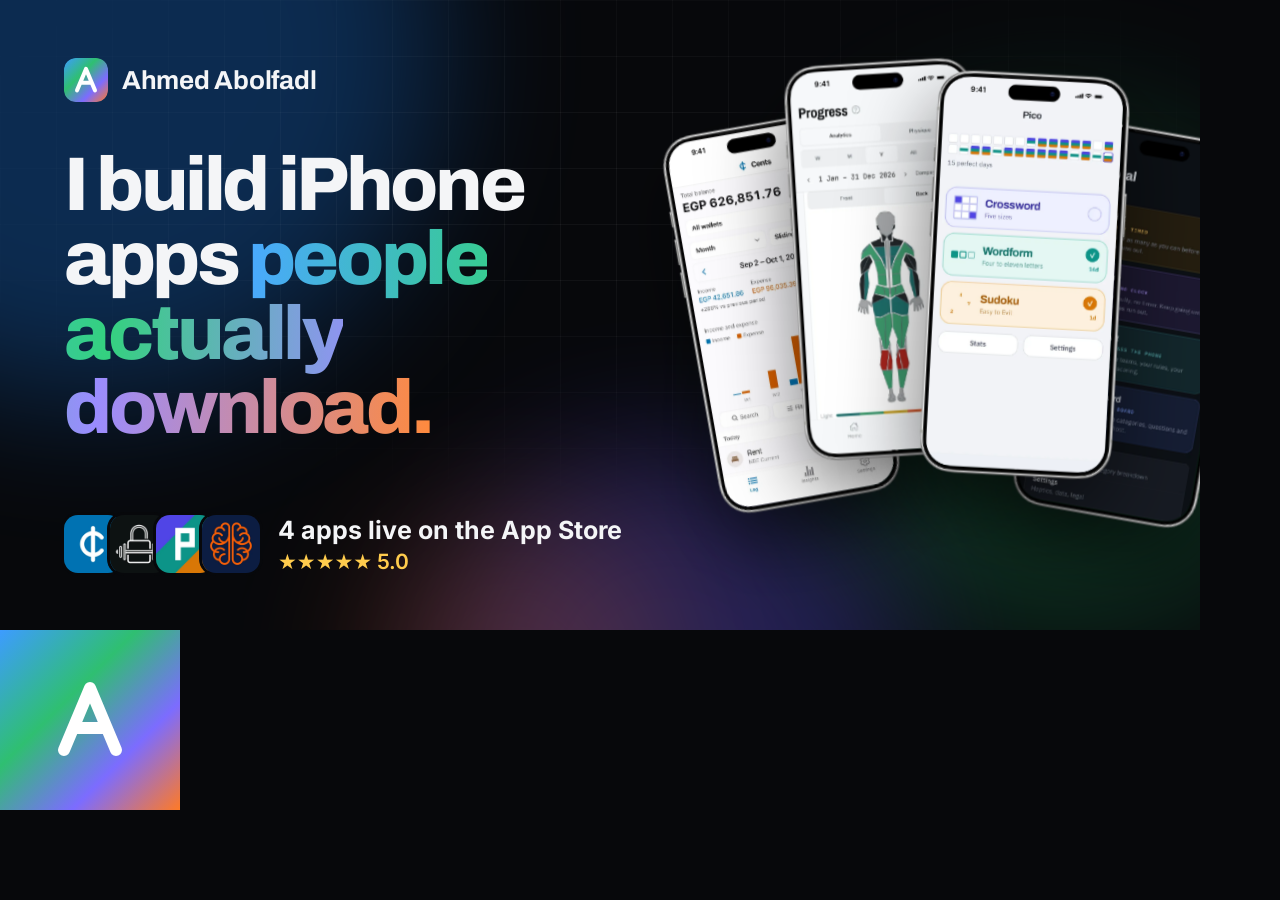
<file: tools/og.html>
<!doctype html>
<!-- Template for assets/img/og.png (the link preview) and the touch icon. Rendered by tools/render_og.py. -->
<html lang="en">
<head>
<meta charset="utf-8">
<link rel="stylesheet" href="../assets/css/site.css">
<style>
  html, body { margin: 0; overflow: hidden; }
  .og { position: relative; width: 1200px; height: 630px; overflow: hidden; background: #07080b; }
  .og .hero-bg .b1 { width: 700px; height: 700px; left: -260px; top: -300px; }
  .og .hero-bg .b2 { width: 520px; height: 520px; right: -120px; top: 120px; }
  .og .hero-bg .b3 { width: 460px; height: 460px; right: 300px; bottom: -280px; }
  .og .hero-bg .b4 { width: 320px; height: 320px; left: 360px; bottom: -200px; }
  .og-copy { position: absolute; left: 64px; top: 58px; width: 600px; }
  .og-brand { display: flex; align-items: center; gap: 14px; font: 700 26px/1 var(--display); letter-spacing: -.01em; }
  .og-brand span { width: 44px; height: 44px; border-radius: 12px; background: url(../assets/img/favicon.svg) center / cover; }
  .og h1 { margin-top: 46px; font-size: 76px; line-height: .98; }
  .og-proof { position: absolute; left: 64px; bottom: 56px; display: flex; align-items: center; gap: 18px; }
  .og-proof .icon-stack img { width: 58px; height: 58px; border-radius: 14px; box-shadow: 0 0 0 3px #07080b; }
  .og-proof .icon-stack img + img { margin-left: -12px; }
  .og-proof b { display: block; font: 700 25px/1.2 var(--font); }
  .og-proof small { display: block; color: #ffcc4d; font: 600 21px/1.2 var(--font); margin-top: 4px; }
  .og .stage { position: absolute; right: -36px; top: 40px; width: 560px; margin: 0; }
  .og .ph-float { animation: none; }

  .touch { width: 180px; height: 180px; display: grid; place-items: center;
    background: linear-gradient(135deg, #3d9cff 0%, #2fbf71 38%, #7c6cff 70%, #ff7a26 100%); }
</style>
</head>
<body>
<svg width="0" height="0" style="position:absolute" aria-hidden="true">
  <symbol id="sb-icons" viewBox="0 0 212 38">
    <rect x="0" y="23" width="11" height="13" rx="3"/><rect x="16" y="17" width="11" height="19" rx="3"/>
    <rect x="32" y="10" width="11" height="26" rx="3"/><rect x="48" y="2" width="11" height="34" rx="3"/>
    <path d="M75.4 11.4 A32 32 0 0 1 120.6 11.4" fill="none" stroke="currentColor" stroke-width="6.5" stroke-linecap="round"/>
    <path d="M83.2 19.2 A21 21 0 0 1 112.8 19.2" fill="none" stroke="currentColor" stroke-width="6.5" stroke-linecap="round"/>
    <path d="M98 34 L89.5 25.5 A12 12 0 0 1 106.5 25.5 Z"/>
    <rect x="141.5" y="5.5" width="60" height="27" rx="9" fill="none" stroke="currentColor" stroke-width="3" opacity=".4"/>
    <rect x="146" y="10" width="51" height="18" rx="5"/><rect x="205" y="14" width="4.5" height="10" rx="2" opacity=".4"/>
  </symbol>
</svg>

<div class="og" id="og">
  <div class="hero-bg"><span class="blob b1"></span><span class="blob b2"></span><span class="blob b3"></span><span class="blob b4"></span><span class="grid-lines"></span></div>
  <div class="og-copy">
    <div class="og-brand"><span></span>Ahmed Abolfadl</div>
    <h1>I build iPhone apps <span class="grad" style="animation:none;background-size:100% 100%">people actually download.</span></h1>
  </div>
  <div class="og-proof">
    <div class="icon-stack">
      <img src="../assets/img/icons/cents.webp" alt=""><img src="../assets/img/icons/lckdin.webp" alt="">
      <img src="../assets/img/icons/pico.webp" alt=""><img src="../assets/img/icons/trivial.webp" alt="">
    </div>
    <div><b>4 apps live on the App Store</b><small>★★★★★ 5.0</small></div>
  </div>
  <div class="stage">
    <div class="stage-inner">
      <div class="ph ph-1"><div class="ph-float"><div class="device"><div class="screen" style="--sb:#000;background:#fff"><img src="../assets/img/screens/cents.webp" alt=""><div class="sb"><span class="sb-time">9:41</span><svg class="sb-icons"><use href="#sb-icons"/></svg></div></div><img class="frame" src="../assets/img/frame-silver.webp" alt=""></div></div></div>
      <div class="ph ph-2"><div class="ph-float"><div class="device"><div class="screen" style="--sb:#000;background:#f7f8f9"><img src="../assets/img/screens/lckdin.webp" alt=""><div class="sb"><span class="sb-time">9:41</span><svg class="sb-icons"><use href="#sb-icons"/></svg></div></div><img class="frame" src="../assets/img/frame-silver.webp" alt=""></div></div></div>
      <div class="ph ph-3"><div class="ph-float"><div class="device"><div class="screen" style="--sb:#000;background:#f2f4f7"><img src="../assets/img/screens/pico.webp" alt=""><div class="sb"><span class="sb-time">9:41</span><svg class="sb-icons"><use href="#sb-icons"/></svg></div></div><img class="frame" src="../assets/img/frame-silver.webp" alt=""></div></div></div>
      <div class="ph ph-4"><div class="ph-float"><div class="device"><div class="screen" style="--sb:#fff;background:#0d1015"><img src="../assets/img/screens/trivial.webp" alt=""><div class="sb"><span class="sb-time">9:41</span><svg class="sb-icons"><use href="#sb-icons"/></svg></div></div><img class="frame" src="../assets/img/frame-silver.webp" alt=""></div></div></div>
    </div>
  </div>
</div>

<div class="touch" id="touch">
  <svg viewBox="0 0 64 64" width="128" height="128"><path d="M19 47 L32 16 L45 47 M24.4 36 H39.6" fill="none" stroke="#fff" stroke-width="6" stroke-linecap="round" stroke-linejoin="round"/></svg>
</div>
</body>
</html>
</file>
<file: assets/css/site.css>
/* Ahmed Abolfadl, portfolio. Mobile first: base rules are for phones, wider screens add to them. */

@font-face { font-family: "Inter"; src: url(../fonts/inter-var.woff2) format("woff2"); font-weight: 100 900; font-display: swap; }
@font-face { font-family: "Archivo"; src: url(../fonts/archivo-var.woff2) format("woff2"); font-weight: 100 900; font-display: swap; }
@font-face { font-family: "Archivo Narrow"; src: url(../fonts/archivo-narrow-700.woff2) format("woff2"); font-weight: 700; font-display: swap; }
@font-face { font-family: "JetBrains Mono"; src: url(../fonts/jetbrains-mono-700.woff2) format("woff2"); font-weight: 700; font-display: swap; }
@font-face { font-family: "Plex Mono"; src: url(../fonts/plex-mono-600.woff2) format("woff2"); font-weight: 600; font-display: swap; }

:root {
  --bg: #07080b;
  --bg-2: #0b0d11;
  --surface: #111318;
  --surface-2: #171a21;
  --line: rgba(255, 255, 255, .08);
  --line-2: rgba(255, 255, 255, .14);
  --text: #f4f5f7;
  --muted: #a3a9b5;
  --dim: #6f7685;

  --cents: #2b9be8;
  --lckdin: #2fbf71;
  --pico: #7c74ff;
  --trivial: #ff6a1a;
  --grad: linear-gradient(92deg, #4aa8ff 0%, #34d17f 32%, #9a8cff 62%, #ff8a3d 100%);

  --font: "Inter", system-ui, -apple-system, "Segoe UI", Roboto, sans-serif;
  --display: "Archivo", "Inter", system-ui, sans-serif;
  --mono: "JetBrains Mono", ui-monospace, "SFMono-Regular", Consolas, monospace;

  --gutter: clamp(16px, 4.5vw, 40px);
  --radius: 22px;
  --nav-h: 60px;
  color-scheme: dark;
}

*, *::before, *::after { box-sizing: border-box; }
[hidden] { display: none !important; }
html { -webkit-text-size-adjust: 100%; scroll-behavior: smooth; scroll-padding-top: calc(var(--nav-h) + 64px); }
body {
  margin: 0; background: var(--bg); color: var(--text);
  font: 400 1rem/1.6 var(--font); -webkit-font-smoothing: antialiased; text-rendering: optimizeLegibility;
  overflow-x: clip;
}
img, svg { display: block; max-width: 100%; }
a { color: inherit; }
button { font: inherit; color: inherit; cursor: pointer; }
h1, h2, h3, p, ul, ol, figure { margin: 0; }
ul, ol { padding: 0; list-style: none; }
.i { width: 1.1em; height: 1.1em; flex: none; }
:focus-visible { outline: 2px solid #8fc5ff; outline-offset: 3px; border-radius: 6px; }

.wrap { width: min(1200px, 100% - 2 * var(--gutter)); margin-inline: auto; }

.skip { position: absolute; left: -9999px; top: 8px; z-index: 100; background: #fff; color: #000; padding: 8px 14px; border-radius: 8px; }
.skip:focus { left: 8px; }

.grad {
  background: var(--grad); background-size: 200% 100%;
  -webkit-background-clip: text; background-clip: text; color: transparent;
  animation: grad-shift 8s ease-in-out infinite alternate;
}
@keyframes grad-shift { to { background-position: 100% 0; } }

.eyebrow { font: 600 .78rem/1 var(--font); letter-spacing: .16em; text-transform: uppercase; color: var(--muted); margin-bottom: 16px; }
h2 { font: 800 clamp(2rem, 6.4vw, 3.5rem)/1.04 var(--display); letter-spacing: -.035em; text-wrap: balance; }
.lead { font-size: clamp(1.05rem, 2.6vw, 1.22rem); line-height: 1.6; color: var(--muted); max-width: 62ch; text-wrap: pretty; }
.section-head { margin-bottom: clamp(32px, 6vw, 56px); }
.section-head .lead { margin-top: 18px; }

/* ---------- buttons ---------- */
.btn {
  display: inline-flex; align-items: center; justify-content: center; gap: 9px;
  height: 44px; padding: 0 18px; border-radius: 999px; border: 0;
  background: #f4f5f7; color: #08090c; font: 600 .95rem/1 var(--font); text-decoration: none; white-space: nowrap;
  transition: transform .2s ease, background .2s ease, box-shadow .2s ease;
}
.btn:hover { transform: translateY(-1px); box-shadow: 0 10px 30px -10px rgba(255, 255, 255, .45); }
.btn-sm { height: 36px; padding: 0 15px; font-size: .88rem; }
.btn-lg { height: 52px; padding: 0 24px; font-size: 1rem; }
.btn-ghost { background: rgba(255, 255, 255, .06); color: var(--text); box-shadow: inset 0 0 0 1px var(--line-2); }
.btn-ghost:hover { background: rgba(255, 255, 255, .1); box-shadow: inset 0 0 0 1px rgba(255, 255, 255, .25); }
.cta-row { display: flex; flex-wrap: wrap; gap: 12px; }

/* ---------- reveal on scroll (only when JS is running) ---------- */
.js .reveal { opacity: 0; transform: translateY(22px); transition: opacity .7s ease, transform .7s cubic-bezier(.2, .7, .2, 1); }
.js .reveal.in { opacity: 1; transform: none; }

/* ---------- nav ---------- */
.nav {
  position: fixed; inset: 0 0 auto 0; z-index: 50; height: var(--nav-h);
  transition: background .3s ease, box-shadow .3s ease;
}
.nav.scrolled { background: rgba(7, 8, 11, .72); -webkit-backdrop-filter: blur(18px) saturate(1.4); backdrop-filter: blur(18px) saturate(1.4); box-shadow: 0 1px 0 var(--line); }
.nav-inner { height: 100%; display: flex; align-items: center; gap: 24px; width: min(1200px, 100% - 2 * var(--gutter)); margin-inline: auto; }
.brand { display: flex; align-items: center; gap: 10px; text-decoration: none; font: 700 1rem/1 var(--display); letter-spacing: -.01em; margin-right: auto; }
.brand-mark { width: 30px; height: 30px; border-radius: 9px; background: url(../img/favicon.svg) center / cover; }
.nav-links { display: none; gap: 28px; }
.nav-links a { text-decoration: none; color: var(--muted); font-size: .93rem; font-weight: 500; transition: color .2s; }
.nav-links a:hover { color: var(--text); }

/* ---------- hero ---------- */
.hero { position: relative; padding: calc(var(--nav-h) + 36px) 0 40px; overflow: clip; }
.hero-bg { position: absolute; inset: 0; pointer-events: none; }
.blob { position: absolute; border-radius: 50%; filter: blur(70px); opacity: .5; }
.b1 { width: 46vmax; height: 46vmax; background: #1565c0; left: -18vmax; top: -16vmax; opacity: .38; }
.b2 { width: 34vmax; height: 34vmax; background: #1f9d5a; right: -10vmax; top: 18%; opacity: .26; }
.b3 { width: 30vmax; height: 30vmax; background: #5b4fe0; right: 18%; bottom: -14vmax; opacity: .34; }
.b4 { width: 22vmax; height: 22vmax; background: #f0621a; left: 30%; bottom: -10vmax; opacity: .2; }
.grid-lines {
  position: absolute; inset: 0;
  background-image: linear-gradient(rgba(255, 255, 255, .045) 1px, transparent 1px), linear-gradient(90deg, rgba(255, 255, 255, .045) 1px, transparent 1px);
  background-size: 56px 56px;
  -webkit-mask-image: radial-gradient(ellipse 80% 70% at 50% 30%, #000 20%, transparent 75%);
  mask-image: radial-gradient(ellipse 80% 70% at 50% 30%, #000 20%, transparent 75%);
}
/* On narrow screens the phones sit between the headline and the intro, so the first screen shows real apps. */
.hero-grid { position: relative; display: grid; }
.hero-copy { display: contents; }
.hero-copy > .status { justify-self: start; order: 1; }
.hero-copy > h1 { order: 2; }
.hero-grid > .stage { order: 3; margin-top: 10px; }
.hero-copy > .lead { order: 4; }
.hero-copy > .cta-row { order: 5; }
.hero-copy > .proof { order: 6; }
.status {
  display: inline-flex; align-items: center; gap: 10px; padding: 7px 14px 7px 12px; border-radius: 999px;
  background: rgba(47, 191, 113, .1); box-shadow: inset 0 0 0 1px rgba(47, 191, 113, .3); color: #8ee6b4;
  font-size: .85rem; font-weight: 600; margin-bottom: 22px;
}
.pulse { width: 8px; height: 8px; border-radius: 50%; background: #34d17f; box-shadow: 0 0 0 0 rgba(52, 209, 127, .6); animation: pulse 2s infinite; }
@keyframes pulse { 70% { box-shadow: 0 0 0 9px rgba(52, 209, 127, 0); } 100% { box-shadow: 0 0 0 0 rgba(52, 209, 127, 0); } }
h1 { font: 800 clamp(2.55rem, 10.5vw, 5.4rem)/.98 var(--display); letter-spacing: -.045em; text-wrap: balance; }
h1 .grad { display: inline; }
.hero .lead { margin-top: 22px; }
.hero .cta-row { margin-top: 28px; }
.hero .cta-row .btn { flex: 1 1 auto; }
.proof { display: flex; align-items: center; gap: 14px; margin-top: 30px; }
.icon-stack { display: flex; }
.icon-stack img { width: 40px; height: 40px; border-radius: 10px; box-shadow: 0 0 0 2.5px var(--bg); }
.icon-stack img + img { margin-left: -9px; }
.stars { display: flex; align-items: center; gap: 2px; color: #ffcc4d; }
.stars .i { width: 15px; height: 15px; }
.stars b { color: var(--text); margin-left: 6px; font-size: .95rem; }
.proof-text { color: var(--muted); font-size: .88rem; margin-top: 2px; }

/* The fan of phones. Every size is a % of the stage width so it scales with the screen. */
.stage { position: relative; width: min(100%, 560px); margin-inline: auto; aspect-ratio: 1 / .96; perspective: 1600px; }
.stage-inner { position: absolute; inset: 0; transform-style: preserve-3d; transition: transform .6s cubic-bezier(.2, .7, .2, 1); transform: rotateX(var(--rx, 0deg)) rotateY(var(--ry, 0deg)); }
.ph { position: absolute; width: 36%; transform-style: preserve-3d; }
.ph-1 { left: 0; top: 13%; transform: translateZ(-40px) rotate(-10deg); z-index: 1; }
.ph-2 { left: 20%; top: 3%; transform: translateZ(10px) rotate(-3.5deg); z-index: 2; }
.ph-3 { left: 44%; top: 6%; transform: translateZ(40px) rotate(3deg); z-index: 3; }
.ph-4 { left: 64%; top: 15%; transform: translateZ(-10px) rotate(10deg); z-index: 2; }
.ph-float { animation: float 7s ease-in-out infinite; filter: drop-shadow(0 30px 40px rgba(0, 0, 0, .55)); }
.ph-2 .ph-float { animation-delay: -1.8s; animation-duration: 8s; }
.ph-3 .ph-float { animation-delay: -3.4s; animation-duration: 6.5s; }
.ph-4 .ph-float { animation-delay: -5s; animation-duration: 7.5s; }
@keyframes float { 50% { transform: translateY(-10px); } }

.device { position: relative; width: 100%; aspect-ratio: 1520 / 3068; }
.device .screen {
  position: absolute; left: 6.579%; top: 3.259%; width: 86.842%; height: 93.482%;
  border-radius: 14.24% / 6.555%; overflow: hidden; container-type: inline-size;
}
.device .screen > img { width: 100%; height: auto; }
.device .frame { position: absolute; inset: 0; width: 100%; height: 100%; }
.sb { position: absolute; inset: 0 0 auto 0; height: 15cqw; color: var(--sb, #000); }
.sb-time { position: absolute; left: 7.4cqw; width: 22.7cqw; top: 4.7cqw; text-align: center; font: 600 4.1cqw/5.45cqw var(--font); letter-spacing: -.01em; }
.sb-icons { position: absolute; left: 73.2cqw; top: 6cqw; width: 16cqw; height: 2.9cqw; fill: currentColor; }

.glass {
  position: absolute; z-index: 5; display: flex; align-items: center; gap: 7px;
  padding: 8px 12px; border-radius: 14px; font-size: .74rem; font-weight: 600; white-space: nowrap;
  background: rgba(20, 22, 28, .62); -webkit-backdrop-filter: blur(14px); backdrop-filter: blur(14px);
  box-shadow: inset 0 0 0 1px rgba(255, 255, 255, .14), 0 18px 40px -12px rgba(0, 0, 0, .7);
  animation: float 6s ease-in-out infinite;
}
.glass .i { width: 15px; height: 15px; }
.g1 { left: -2%; top: 4%; color: #9fd0ff; }
.g2 { right: -2%; top: 48%; color: #8ee6b4; animation-delay: -2s; }
.g3 { left: 8%; bottom: 0; color: #fff; animation-delay: -4s; }

/* ---------- numbers ---------- */
.numbers { padding: 28px 0 36px; border-block: 1px solid var(--line); background: linear-gradient(180deg, rgba(255, 255, 255, .015), transparent); }
.numbers-grid { display: grid; grid-template-columns: repeat(2, 1fr); gap: 26px 18px; }
.num-big { font: 800 clamp(2.4rem, 9vw, 3.6rem)/1 var(--display); letter-spacing: -.04em; font-variant-numeric: tabular-nums; }
.num-big small { font-size: .5em; letter-spacing: -.02em; color: var(--muted); font-weight: 700; }
.num p { margin-top: 8px; color: var(--muted); font-size: .9rem; line-height: 1.45; max-width: 24ch; }
.num:last-child { grid-column: 1 / -1; }

/* ---------- apps ---------- */
.apps { padding: clamp(72px, 12vw, 130px) 0 0; position: relative; }
.switcher {
  position: sticky; top: calc(var(--nav-h) + 8px); z-index: 40;
  display: flex; justify-content: center; gap: 4px; width: max-content; max-width: calc(100% - 2 * var(--gutter));
  margin: 0 auto; padding: 5px; border-radius: 999px;
  background: rgba(17, 19, 24, .78); -webkit-backdrop-filter: blur(16px); backdrop-filter: blur(16px);
  box-shadow: inset 0 0 0 1px var(--line-2), 0 16px 40px -16px rgba(0, 0, 0, .8);
}
.switcher a { display: flex; align-items: center; gap: 8px; padding: 5px 10px 5px 5px; border-radius: 999px; text-decoration: none; color: var(--muted); font-size: .86rem; font-weight: 600; transition: background .25s, color .25s; }
.switcher img { width: 28px; height: 28px; border-radius: 8px; }
.switcher a.active { background: rgba(255, 255, 255, .1); color: var(--text); }
.switcher span { display: none; }

.app { position: relative; padding: clamp(56px, 10vw, 110px) 0; scroll-margin-top: calc(4px - clamp(56px, 10vw, 110px)); }
.app::before {
  content: ""; position: absolute; inset: 0; pointer-events: none; z-index: -1;
  background: radial-gradient(60% 40% at 50% 12%, var(--glow), transparent 70%);
}
.app-cents { --brand: var(--cents); --glow: rgba(25, 118, 210, .2); }
.app-lckdin { --brand: var(--lckdin); --glow: rgba(47, 191, 113, .13); }
.app-pico { --brand: var(--pico); --glow: rgba(95, 82, 235, .2); }
.app-trivial { --brand: var(--trivial); --glow: rgba(251, 93, 2, .14); }

.banner { border-radius: var(--radius); overflow: hidden; box-shadow: 0 0 0 1px var(--line), 0 40px 80px -40px rgba(0, 0, 0, .9); background: var(--surface); }
.banner img { width: 100%; height: auto; }

.app-head { display: grid; grid-template-columns: auto 1fr; align-items: center; gap: 14px 16px; margin-top: 28px; }
.app-icon { width: 60px; height: 60px; border-radius: 15px; box-shadow: 0 0 0 1px var(--line-2); }
.app-id h3 { font: 800 clamp(1.9rem, 6vw, 2.6rem)/1 var(--display); letter-spacing: -.035em; }
.app-meta { margin-top: 6px; color: var(--muted); font-size: .9rem; }
.mini-stars { display: inline-flex; align-items: center; gap: 3px; color: var(--text); }
.mini-stars .i { width: 13px; height: 13px; color: #ffcc4d; }
.store-btn {
  grid-column: 1 / -1; justify-self: start; display: inline-flex; align-items: center; gap: 8px;
  height: 42px; padding: 0 16px; border-radius: 999px; text-decoration: none; font-weight: 600; font-size: .9rem;
  background: rgba(255, 255, 255, .06); box-shadow: inset 0 0 0 1px var(--line-2); transition: background .2s, box-shadow .2s;
}
.store-btn:hover { background: color-mix(in srgb, var(--brand) 22%, transparent); box-shadow: inset 0 0 0 1px var(--brand); }

.app-grid { display: grid; gap: 36px; margin-top: 32px; }
.app-title { font: 800 clamp(1.7rem, 5.4vw, 2.5rem)/1.08 var(--display); letter-spacing: -.03em; text-wrap: balance; }
.app-pitch { margin-top: 16px; color: var(--muted); font-size: 1.05rem; line-height: 1.65; text-wrap: pretty; }
.does { display: grid; gap: 12px; margin-top: 22px; }
.does li { display: flex; gap: 12px; align-items: flex-start; font-weight: 500; line-height: 1.45; }
.does .i { width: 22px; height: 22px; padding: 4px; border-radius: 7px; color: var(--brand); background: color-mix(in srgb, var(--brand) 16%, transparent); margin-top: 1px; }
.clever {
  margin-top: 26px; padding: 18px 20px; border-radius: 16px; position: relative;
  background: linear-gradient(135deg, color-mix(in srgb, var(--brand) 14%, transparent), rgba(255, 255, 255, .02));
  box-shadow: inset 0 0 0 1px color-mix(in srgb, var(--brand) 35%, transparent);
}
.clever-label { font: 700 .72rem/1 var(--font); letter-spacing: .14em; text-transform: uppercase; color: var(--brand); margin-bottom: 9px; }
.clever p:last-child { line-height: 1.6; color: #d9dce2; }
.clever b { color: var(--text); }
.chips { display: flex; flex-wrap: wrap; gap: 8px; margin-top: 22px; }
.chips li { padding: 6px 12px; border-radius: 999px; font-size: .82rem; font-weight: 500; color: #cfd3da; background: rgba(255, 255, 255, .05); box-shadow: inset 0 0 0 1px var(--line); }

/* ---------- demos: shared ---------- */
.demo {
  align-self: start; justify-self: center; width: 100%; max-width: 520px; border-radius: 26px; padding: 14px; position: relative;
  background: linear-gradient(180deg, rgba(255, 255, 255, .055), rgba(255, 255, 255, .02));
  box-shadow: inset 0 0 0 1px var(--line-2), 0 40px 80px -40px color-mix(in srgb, var(--brand) 60%, transparent);
}
.demo-head { display: flex; align-items: center; justify-content: space-between; gap: 12px; padding: 4px 6px 12px; }
.demo-label { display: flex; align-items: center; gap: 9px; font-size: .85rem; font-weight: 700; letter-spacing: .01em; }
.demo-dot { width: 8px; height: 8px; border-radius: 50%; background: var(--brand); box-shadow: 0 0 12px var(--brand); animation: blink 2.4s ease-in-out infinite; }
@keyframes blink { 50% { opacity: .35; } }
.demo-btn { border: 0; background: rgba(255, 255, 255, .08); border-radius: 999px; padding: 6px 13px; font-size: .8rem; font-weight: 600; }
.demo-btn:hover { background: rgba(255, 255, 255, .14); }
.demo-note { padding: 12px 6px 4px; font-size: .84rem; line-height: 1.5; color: var(--muted); text-wrap: pretty; }

/* ---------- demo: Cents (a lock screen) ---------- */
.lock {
  position: relative; border-radius: 20px; padding: 26px 12px 16px; min-height: 430px; overflow: hidden;
  background: radial-gradient(120% 70% at 20% 0%, #2a8fd8 0%, transparent 60%), radial-gradient(90% 60% at 100% 100%, #0b3d73, transparent 70%), linear-gradient(170deg, #0f5d9c, #072748);
  font-family: var(--font); color: #fff;
}
.lock-time { text-align: center; font: 300 4.2rem/1 var(--font); letter-spacing: -.03em; }
.lock-date { text-align: center; font-size: .95rem; font-weight: 500; opacity: .85; margin-top: 6px; }
.notes { display: grid; gap: 10px; margin-top: 26px; }
.note {
  display: flex; gap: 11px; padding: 12px 13px; border-radius: 18px; color: #111;
  background: rgba(245, 246, 250, .9); -webkit-backdrop-filter: blur(20px); backdrop-filter: blur(20px);
  box-shadow: 0 14px 30px -10px rgba(0, 0, 0, .45);
  opacity: 0; transform: translateY(-14px) scale(.97); transition: opacity .5s ease, transform .6s cubic-bezier(.2, .9, .3, 1.2);
}
.note.on { opacity: 1; transform: none; }
.note-icon { width: 36px; height: 36px; border-radius: 9px; flex: none; }
.note-icon.sms { background: linear-gradient(180deg, #67e46c, #2fc33a); position: relative; }
.note-icon.sms::after { content: ""; position: absolute; inset: 9px 8px 10px; border-radius: 50% / 45%; background: #fff; }
.note-body { min-width: 0; font-size: .84rem; line-height: 1.38; }
.note-top { display: flex; justify-content: space-between; gap: 8px; margin-bottom: 2px; }
.note-top span { color: #7a7d85; font-size: .78rem; }
.note-body p { color: #222; }
.note mark { background: transparent; color: inherit; border-radius: 4px; padding: 0 2px; transition: background .4s ease, box-shadow .4s ease; }
.note mark.on { background: rgba(0, 114, 178, .16); box-shadow: inset 0 -2px 0 #0072b2; }
.handoff {
  justify-self: center; display: flex; align-items: center; gap: 8px; padding: 6px 12px; border-radius: 999px;
  font-size: .76rem; font-weight: 600; background: rgba(255, 255, 255, .14); box-shadow: inset 0 0 0 1px rgba(255, 255, 255, .25);
  opacity: 0; transform: scale(.9); transition: opacity .4s ease, transform .4s ease;
}
.handoff.on { opacity: 1; transform: none; }
.spark { width: 8px; height: 8px; border-radius: 50%; background: #fff; box-shadow: 0 0 10px #fff; animation: blink 1s infinite; }
.quick { display: flex; flex-wrap: wrap; align-items: center; gap: 6px; opacity: 0; transform: translateY(8px); transition: opacity .5s ease, transform .5s ease; }
.quick.on { opacity: 1; transform: none; }
.quick-label { width: 100%; font-size: .72rem; opacity: .75; padding-left: 4px; }
.quick-chip { padding: 6px 11px; border-radius: 999px; font-size: .76rem; font-weight: 600; background: rgba(255, 255, 255, .9); color: #0072b2; }
.quick-chip:first-of-type { color: #d12f2f; }

/* ---------- demo: Lckdin (a workout card) ---------- */
.lk {
  position: relative; border-radius: 20px; padding: 16px 12px 14px; overflow: hidden;
  background: #f7f8f9; color: #0e1113; font-family: var(--font); min-height: 430px;
}
.lk-top { display: flex; justify-content: space-between; align-items: flex-start; gap: 10px; padding: 0 4px 12px; }
.lk-ex { font: 700 1.3rem/1.1 "Archivo Narrow", var(--display); letter-spacing: -.01em; }
.lk-sub { font-size: .78rem; color: #6b747a; margin-top: 3px; }
.lk-best { font-size: .72rem; color: #6b747a; text-align: right; line-height: 1.35; }
.lk-best b { font: 700 .82rem var(--mono); color: #0e1113; }
.lk-row {
  display: grid; grid-template-columns: 18px minmax(0, 1fr) 74px 68px 30px; align-items: center; gap: 4px;
  padding: 7px 4px; border-radius: 10px; font: 700 .82rem var(--mono); transition: background .3s ease;
}
.lk-cols { font: 600 .66rem/1 var(--font); letter-spacing: .08em; text-transform: uppercase; color: #8b959b; padding-block: 2px 6px; }
.lk-cols span:nth-child(1), .lk-cols span:nth-child(3), .lk-cols span:nth-child(4) { text-align: center; }
.lk-n { text-align: center; color: #6b747a; }
.lk-prev { color: #9aa5ab; font-size: .72rem; white-space: nowrap; overflow: hidden; }
/* The smallest phones drop the "previous" column so the inputs keep their room. */
@media (max-width: 359px) {
  .lk-row { grid-template-columns: 18px minmax(0, 1fr) minmax(0, 1fr) 30px; }
  .lk-prev, .lk-cols span:nth-child(2) { display: none; }
}
.lk-val { text-align: center; background: #fff; border-radius: 8px; padding: 6px 0; box-shadow: inset 0 0 0 1px #e3e6e9; }
.lk-row.done { background: rgba(47, 191, 113, .1); }
.lk-row.done .lk-val { background: transparent; box-shadow: none; }
.lk-tick { width: 30px; height: 30px; border-radius: 8px; border: 0; display: grid; place-items: center; background: #fff; box-shadow: inset 0 0 0 1.5px #cfd5da; color: #b9c1c7; transition: background .2s, color .2s, box-shadow .2s, transform .15s; }
.lk-tick .i { width: 18px; height: 18px; }
.lk-tick.on { background: #1e8a50; color: #fff; box-shadow: none; }
.lk-live .lk-tick:not(.on) { animation: nudge 2.2s ease-in-out infinite; color: #1e8a50; box-shadow: inset 0 0 0 1.5px #2fbf71; }
@keyframes nudge { 0%, 100% { transform: none; } 45% { transform: scale(1.08); box-shadow: inset 0 0 0 1.5px #2fbf71, 0 0 0 6px rgba(47, 191, 113, .18); } }
.lk-tick:active { transform: scale(.92); }
.lk-step { display: flex; align-items: center; justify-content: space-between; background: #fff; border-radius: 8px; box-shadow: inset 0 0 0 1px #e3e6e9; height: 32px; }
.lk-step button { border: 0; background: transparent; width: 24px; height: 100%; font: 600 1rem/1 var(--font); color: #1e8a50; }
.lk-step b { font-weight: 700; min-width: 2ch; text-align: center; }
.lk-live.done .lk-step { background: transparent; box-shadow: none; }
.lk-live.done .lk-step button { visibility: hidden; }
.lk-muscles { display: flex; flex-wrap: wrap; align-items: center; gap: 6px; padding: 14px 4px 0; font-size: .74rem; color: #6b747a; }
.lk-muscles span { width: 100%; font-weight: 600; letter-spacing: .02em; }
.lk-muscles i { font-style: normal; font-weight: 600; padding: 5px 10px; border-radius: 999px; background: #eceff1; color: #6b747a; transition: background .4s ease, color .4s ease; }
.lk-muscles i.on { background: #e7311f; color: #fff; }
.lk-muscles i.on:nth-of-type(2) { background: #f08a24; }
.lk-muscles i.on:nth-of-type(3) { background: #f5b82e; color: #3a2a00; }
.lk-toast {
  position: absolute; left: 10px; right: 10px; top: 10px; display: flex; gap: 11px; align-items: center;
  padding: 12px 14px; border-radius: 16px; background: #0e1113; color: #fff;
  box-shadow: 0 20px 40px -12px rgba(0, 0, 0, .5);
  opacity: 0; transform: translateY(-120%); transition: opacity .4s ease, transform .55s cubic-bezier(.2, .9, .3, 1.15);
}
.lk-toast.on { opacity: 1; transform: none; }
.lk-toast.plain { background: #2a3035; }
.lk-trophy { font-size: 1.5rem; }
.lk-toast b { display: block; font-size: .9rem; }
.lk-toast span { display: block; font-size: .8rem; opacity: .8; margin-top: 1px; }
.lk-timer {
  position: absolute; left: 10px; right: 10px; bottom: 10px; display: flex; align-items: center; gap: 8px;
  padding: 9px 10px; border-radius: 16px; background: #fff; box-shadow: 0 16px 40px -14px rgba(0, 0, 0, .35), inset 0 0 0 1px #e3e6e9;
  opacity: 0; transform: translateY(130%); transition: opacity .4s ease, transform .5s cubic-bezier(.2, .9, .3, 1.1);
}
.lk-timer.on { opacity: 1; transform: none; }
.ring { width: 34px; height: 34px; transform: rotate(-90deg); flex: none; }
.ring circle { fill: none; stroke: #e6e9ec; stroke-width: 3.5; }
.ring .ring-fg { stroke: #b36a00; stroke-linecap: round; stroke-dasharray: 97.4; stroke-dashoffset: 0; transition: stroke-dashoffset 1s linear; }
.lk-timer-text { flex: 1; min-width: 0; line-height: 1.15; }
.lk-timer-text b { font: 700 1.05rem var(--mono); color: #b36a00; }
.lk-timer-text span { display: block; font-size: .7rem; color: #6b747a; white-space: nowrap; overflow: hidden; text-overflow: ellipsis; }
.lk-timer button { border: 0; border-radius: 8px; height: 30px; padding: 0 8px; font: 700 .74rem var(--mono); background: #eef1f3; color: #3c464c; }
.lk-timer .lk-skip { font-family: var(--font); color: #1e8a50; background: transparent; }

/* ---------- demo: Pico (Wordform) ---------- */
.wf { border-radius: 20px; padding: 18px 10px 12px; background: #f2f4f7; color: #1b2030; font-family: var(--font); }
.wf-date { font: 600 .72rem/1 var(--font); letter-spacing: .1em; text-transform: uppercase; color: var(--muted); }
.wf-board { display: grid; gap: 6px; width: min(100%, 272px); margin: 0 auto; }
.wf-row { display: grid; grid-template-columns: repeat(5, 1fr); gap: 6px; }
.wf-row.shake { animation: shake .4s ease; }
@keyframes shake { 20%, 60% { transform: translateX(-6px); } 40%, 80% { transform: translateX(6px); } }
.wf-tile {
  aspect-ratio: 1; display: grid; place-items: center; border-radius: 6px; background: #fff;
  box-shadow: inset 0 0 0 1.5px #d7dbe3; font: 700 clamp(1.15rem, 5.4vw, 1.5rem)/1 var(--font); text-transform: uppercase; color: #1b2030;
}
.wf-tile.filled { box-shadow: inset 0 0 0 1.5px #8c92a3; animation: pop .12s ease; }
@keyframes pop { 50% { transform: scale(1.08); } }
.wf-tile.correct, .wf-tile.present, .wf-tile.absent { color: #fff; box-shadow: none; animation: flip .5s ease both; }
.wf-tile.correct { background: #457b5a; }
.wf-tile.present { background: #b0883d; }
.wf-tile.absent { background: #8c92a3; }
@keyframes flip { 0% { transform: rotateX(0); } 50% { transform: rotateX(90deg); } 100% { transform: rotateX(0); } }
.wf-msg { min-height: 1.5em; margin: 12px 0 10px; text-align: center; font-size: .86rem; font-weight: 600; color: #4f46e5; }
.wf-after { display: flex; justify-content: center; margin-bottom: 12px; }
.wf-again { border: 0; border-radius: 999px; padding: 10px 18px; font-weight: 700; font-size: .86rem; background: #4f46e5; color: #fff; }
.wf-keys { display: grid; gap: 6px; }
.wf-krow { display: flex; justify-content: center; gap: 4px; }
.wf-key {
  flex: 1 1 0; max-width: 34px; height: 42px; border: 0; border-radius: 6px; background: #dfe3ea; color: #1b2030;
  font: 600 .86rem/1 var(--font); text-transform: uppercase; padding: 0; touch-action: manipulation;
}
.wf-key.wide { max-width: 54px; flex-grow: 1.6; font-size: .66rem; letter-spacing: .04em; }
.wf-key:active { filter: brightness(.92); }
.wf-key.correct { background: #457b5a; color: #fff; }
.wf-key.present { background: #b0883d; color: #fff; }
.wf-key.absent { background: #8c92a3; color: #fff; }

/* ---------- demo: Trivial (Blitz) ---------- */
.tv {
  position: relative; border-radius: 20px; padding: 18px 14px; min-height: 430px; overflow: hidden;
  background: radial-gradient(120% 60% at 50% 0%, rgba(224, 168, 43, .14), transparent 60%), #0d1015; color: #e8ebf0;
  font-family: var(--font); display: grid;
}
.tv > div { grid-area: 1 / 1; transition: opacity .35s ease, transform .35s ease; }
.tv[data-state="idle"] .tv-play, .tv[data-state="idle"] .tv-end,
.tv[data-state="play"] .tv-start, .tv[data-state="play"] .tv-end,
.tv[data-state="end"] .tv-start, .tv[data-state="end"] .tv-play { opacity: 0; transform: scale(.98); pointer-events: none; visibility: hidden; }
.tv-best { font: 600 .72rem/1 "Plex Mono", var(--mono); letter-spacing: .08em; text-transform: uppercase; color: #e0a82b; }
.tv-start { display: flex; flex-direction: column; justify-content: center; gap: 14px; padding: 8px 6px; }
.tv-bolt { width: 46px; height: 46px; border-radius: 12px; display: grid; place-items: center; font-size: 1.4rem; background: #241d10; box-shadow: inset 0 0 0 1px #4a3c1e; }
.tv-mode { font: 700 1.9rem/1 var(--display); letter-spacing: -.02em; }
.tv-mode span { display: block; margin-top: 8px; font: 600 .7rem/1 "Plex Mono", var(--mono); letter-spacing: .14em; text-transform: uppercase; color: #e0a82b; }
.tv-intro { color: #9aa3b2; font-size: .92rem; line-height: 1.55; }
.tv-go { margin-top: 6px; height: 50px; border: 0; border-radius: 12px; background: #e0a82b; color: #1a1406; font-weight: 700; font-size: 1rem; }
.tv-go:hover { filter: brightness(1.06); }
.tv-play { display: flex; flex-direction: column; }
.tv-bar { height: 4px; border-radius: 4px; background: #1d222b; overflow: hidden; }
.tv-bar span { display: block; height: 100%; width: 100%; background: #e0a82b; transform-origin: left; }
.tv-score-row { display: flex; align-items: center; gap: 10px; margin-top: 14px; }
.tv-score { font: 600 1.6rem/1 "Plex Mono", var(--mono); font-variant-numeric: tabular-nums; }
.tv-streak { display: flex; align-items: center; gap: 4px; flex: 1; }
.tv-streak i { width: 6px; height: 6px; border-radius: 50%; background: #2a303a; transition: background .25s; }
.tv-streak i.on { background: #e0a82b; }
.tv-streak em { font: 600 .74rem "Plex Mono", var(--mono); font-style: normal; color: #7fd49b; margin-left: 6px; opacity: 0; transform: translateY(4px); transition: opacity .2s, transform .2s; }
.tv-streak em.on { opacity: 1; transform: none; }
.tv-clock { font: 600 .9rem "Plex Mono", var(--mono); color: #e0a82b; }
.tv-q { margin: 18px 0 16px; font-size: 1.08rem; line-height: 1.4; font-weight: 600; min-height: 4.2em; text-wrap: pretty; }
.tv-opts { display: grid; gap: 8px; margin-top: auto; }
.tv-opt {
  text-align: left; border: 0; border-radius: 10px; padding: 12px 14px; font-size: .93rem; font-weight: 500;
  background: #161a21; box-shadow: inset 0 0 0 1px #262c36; color: #e8ebf0; transition: background .15s, box-shadow .15s;
}
.tv-opt:hover:not(:disabled) { background: #1c212a; }
.tv-opt.right { background: rgba(52, 199, 89, .18); box-shadow: inset 0 0 0 1.5px #34c759; }
.tv-opt.wrong { background: rgba(255, 69, 58, .16); box-shadow: inset 0 0 0 1.5px #ff453a; }
.tv-opt:disabled { cursor: default; }
.tv-end { display: flex; flex-direction: column; align-items: center; justify-content: center; text-align: center; gap: 8px; }
.tv-new { padding: 4px 10px; border-radius: 999px; font: 600 .66rem/1 "Plex Mono", var(--mono); letter-spacing: .14em; text-transform: uppercase; color: #e0a82b; box-shadow: inset 0 0 0 1px #6b5420; }
.tv-final { font: 600 clamp(3rem, 14vw, 4rem)/1 "Plex Mono", var(--mono); letter-spacing: -.02em; }
.tv-summary { color: #9aa3b2; font-size: .9rem; margin-bottom: 10px; }
.tv-end .tv-go { width: 100%; max-width: 260px; }

/* ---------- App Store screenshot strips ---------- */
.shots-wrap { margin-top: clamp(40px, 7vw, 64px); }
.shots-head { display: flex; align-items: center; justify-content: space-between; gap: 12px; margin-bottom: 14px; }
.shots-head p { font-size: .9rem; font-weight: 600; color: var(--muted); }
.shots-nav { display: none; gap: 8px; }
.shots-nav button { width: 38px; height: 38px; border-radius: 50%; border: 0; display: grid; place-items: center; background: rgba(255, 255, 255, .07); box-shadow: inset 0 0 0 1px var(--line-2); }
.shots-nav button:hover { background: rgba(255, 255, 255, .13); }
.shots {
  display: grid; grid-auto-flow: column; grid-auto-columns: 44%; gap: 12px;
  overflow-x: auto; overscroll-behavior-x: contain; scroll-snap-type: x mandatory; scrollbar-width: none;
  margin-inline: calc(-1 * var(--gutter)); padding: 4px var(--gutter) 10px; scroll-padding-inline: var(--gutter);
}
.shots::-webkit-scrollbar { display: none; }
.shots img { width: 100%; height: auto; border-radius: 14px; scroll-snap-align: start; box-shadow: 0 0 0 1px var(--line); background: var(--surface); }

/* ---------- marketing ---------- */
.market { padding: clamp(80px, 12vw, 140px) 0 clamp(60px, 9vw, 100px); border-top: 1px solid var(--line); overflow: clip; }
.marquee { display: grid; gap: 14px; margin-bottom: clamp(40px, 7vw, 64px); -webkit-mask-image: linear-gradient(90deg, transparent, #000 8%, #000 92%, transparent); mask-image: linear-gradient(90deg, transparent, #000 8%, #000 92%, transparent); }
.marquee-row { display: flex; gap: 14px; width: max-content; animation: marquee 80s linear infinite; }
.marquee-row.reverse { animation-direction: reverse; animation-duration: 95s; }
.marquee:hover .marquee-row { animation-play-state: paused; }
.marquee-row img { width: 150px; height: auto; border-radius: 14px; box-shadow: 0 0 0 1px var(--line); }
@keyframes marquee { to { transform: translateX(-50%); } }
.market-grid { display: grid; gap: 14px; }
.mcard { padding: 24px; border-radius: var(--radius); background: var(--surface); box-shadow: inset 0 0 0 1px var(--line); position: relative; overflow: hidden; }
.mcard-num { display: block; font: 800 2.8rem/1 var(--display); letter-spacing: -.04em; }
.mcard-title { margin-top: 6px; font-weight: 700; font-size: 1.02rem; }
.mcard p:last-child { margin-top: 8px; color: var(--muted); font-size: .93rem; line-height: 1.55; }
.mcard a { color: #cfd6ff; text-decoration-color: rgba(207, 214, 255, .35); text-underline-offset: 3px; }
.mcard a:hover { color: #fff; }

/* Cursor spotlight on cards (pointer devices only). */
.spot::after {
  content: ""; position: absolute; inset: 0; pointer-events: none; opacity: 0; transition: opacity .3s;
  background: radial-gradient(260px circle at var(--mx, 50%) var(--my, 50%), rgba(255, 255, 255, .08), transparent 60%);
}
.spot:hover::after { opacity: 1; }

/* ---------- services + capabilities ---------- */
.services { padding: clamp(80px, 12vw, 140px) 0; border-top: 1px solid var(--line); }
.service-grid { display: grid; gap: 14px; }
.service { position: relative; overflow: hidden; padding: 26px 24px; border-radius: var(--radius); background: var(--surface); box-shadow: inset 0 0 0 1px var(--line); }
.service-n { font: 700 .8rem/1 var(--mono); color: var(--dim); }
.service h3 { margin-top: 18px; font: 800 1.5rem/1.1 var(--display); letter-spacing: -.02em; }
.service p { margin-top: 10px; color: var(--muted); font-size: .96rem; line-height: 1.6; }
.service:nth-child(1) h3 { color: #8fc8ff; }
.service:nth-child(2) h3 { color: #8ee6b4; }
.service:nth-child(3) h3 { color: #bdb6ff; }
.service:nth-child(4) h3 { color: #ffb489; }

.caps { margin-top: clamp(56px, 9vw, 90px); }
.caps-head h3 { font: 800 clamp(1.5rem, 4.6vw, 2rem)/1.1 var(--display); letter-spacing: -.025em; }
.caps-head > p { margin-top: 8px; color: var(--muted); }
.caps-filter { display: flex; gap: 8px; margin: 20px calc(-1 * var(--gutter)) 22px; padding: 2px var(--gutter); overflow-x: auto; scrollbar-width: none; }
.caps-filter::-webkit-scrollbar { display: none; }
.caps-filter button {
  flex: none; display: flex; align-items: center; gap: 7px; height: 38px; padding: 0 14px 0 12px; border: 0; border-radius: 999px;
  font-size: .86rem; font-weight: 600; background: rgba(255, 255, 255, .05); color: var(--muted); box-shadow: inset 0 0 0 1px var(--line-2); transition: background .2s, color .2s;
}
.caps-filter button img { width: 20px; height: 20px; border-radius: 5px; }
.caps-filter button[aria-pressed="true"] { background: #f4f5f7; color: #08090c; }
.caps-grid { display: grid; grid-template-columns: repeat(2, minmax(0, 1fr)); gap: 8px; }
.caps-grid li {
  display: flex; flex-direction: column; gap: 4px; padding: 12px 12px 13px; border-radius: 14px; background: var(--surface);
  box-shadow: inset 0 0 0 1px var(--line); transition: opacity .3s ease, transform .3s ease, box-shadow .3s ease;
}
.caps-grid b { font-weight: 650; font-size: .88rem; line-height: 1.3; }
.caps-grid span { color: var(--muted); font-size: .78rem; line-height: 1.4; }
.caps-grid li.dim { opacity: .22; transform: scale(.98); }
.caps-grid li.hit { box-shadow: inset 0 0 0 1px rgba(255, 255, 255, .28); }

/* ---------- process ---------- */
.process { padding: clamp(80px, 12vw, 140px) 0; border-top: 1px solid var(--line); }
.steps { display: grid; gap: 0; counter-reset: s; position: relative; }
.step { display: grid; grid-template-columns: 44px 1fr; gap: 16px; padding-bottom: 30px; position: relative; }
.step::before { content: ""; position: absolute; left: 21px; top: 46px; bottom: 4px; width: 2px; background: linear-gradient(var(--line-2), transparent); }
.step:last-child::before { display: none; }
.step-n {
  width: 44px; height: 44px; border-radius: 50%; display: grid; place-items: center; font: 700 1rem var(--display);
  background: var(--surface-2); box-shadow: inset 0 0 0 1px var(--line-2);
}
.step:nth-child(1) .step-n { color: #8fc8ff; }
.step:nth-child(2) .step-n { color: #8ee6b4; }
.step:nth-child(3) .step-n { color: #bdb6ff; }
.step:nth-child(4) .step-n { color: #ffb489; }
.step:nth-child(5) .step-n { color: #ffe08a; }
.step h3 { font: 700 1.2rem/1.25 var(--display); letter-spacing: -.01em; padding-top: 9px; }
.step p { margin-top: 6px; color: var(--muted); line-height: 1.6; }

/* ---------- about ---------- */
.about { padding: clamp(80px, 12vw, 130px) 0; border-top: 1px solid var(--line); }
.about-grid { display: grid; gap: 30px; align-items: center; }
.about-mark {
  width: 120px; aspect-ratio: 1; border-radius: 32px; display: grid; place-items: center;
  background: var(--grad); box-shadow: 0 30px 60px -20px rgba(91, 79, 224, .6);
}
.about-mark span { font: 800 2.6rem/1 var(--display); letter-spacing: -.04em; color: #fff; text-shadow: 0 2px 12px rgba(0, 0, 0, .25); }
.about-copy p:not(.eyebrow):not(.tools) { margin-top: 16px; color: var(--muted); font-size: 1.05rem; line-height: 1.7; max-width: 64ch; }
.about-copy b { color: var(--text); font-weight: 600; }
.about-copy h2 { margin-bottom: 4px; }
.tools { display: flex; flex-wrap: wrap; gap: 8px; margin-top: 24px; }
.tools span { padding: 6px 11px; border-radius: 8px; font: 700 .74rem var(--mono); color: #c9ced6; background: rgba(255, 255, 255, .04); box-shadow: inset 0 0 0 1px var(--line); }

/* ---------- faq ---------- */
.faq { padding: clamp(80px, 12vw, 130px) 0; border-top: 1px solid var(--line); }
.faq-grid { display: grid; gap: 8px; }
.faq-list { display: grid; gap: 10px; }
details { border-radius: 16px; background: var(--surface); box-shadow: inset 0 0 0 1px var(--line); }
summary {
  list-style: none; cursor: pointer; display: flex; justify-content: space-between; align-items: center; gap: 16px;
  padding: 18px 20px; font-weight: 650; font-size: 1.02rem;
}
summary::-webkit-details-marker { display: none; }
summary::after { content: "+"; flex: none; width: 28px; height: 28px; border-radius: 50%; display: grid; place-items: center; font: 400 1.3rem/1 var(--font); background: rgba(255, 255, 255, .06); transition: transform .3s ease; }
details[open] summary::after { transform: rotate(45deg); }
details p { padding: 0 20px 20px; color: var(--muted); line-height: 1.65; }

/* ---------- contact ---------- */
.contact { padding: clamp(40px, 8vw, 80px) 0 clamp(80px, 12vw, 120px); }
.contact-card {
  position: relative; overflow: hidden; border-radius: 30px; padding: clamp(32px, 7vw, 72px) clamp(22px, 6vw, 72px);
  background: radial-gradient(80% 120% at 0% 0%, rgba(43, 155, 232, .22), transparent 60%), radial-gradient(70% 120% at 100% 100%, rgba(255, 106, 26, .18), transparent 60%), var(--surface);
  box-shadow: inset 0 0 0 1px var(--line-2);
}
.contact-card h2 { font-size: clamp(2.2rem, 7.4vw, 4rem); }
.contact-card .lead { margin-top: 18px; }
.contact-card .cta-row { margin-top: 30px; }
.contact-card .cta-row .btn { max-width: 100%; }
.contact-card .cta-row .btn:first-child { overflow: hidden; text-overflow: ellipsis; }
.socials { display: flex; flex-wrap: wrap; gap: 20px; margin-top: 26px; }
.socials a { display: inline-flex; align-items: center; gap: 8px; color: var(--muted); text-decoration: none; font-weight: 600; font-size: .95rem; }
.socials a:hover { color: var(--text); }

.footer { border-top: 1px solid var(--line); padding: 28px 0 calc(28px + env(safe-area-inset-bottom)); color: var(--dim); font-size: .86rem; }
.footer-inner { display: flex; flex-wrap: wrap; justify-content: space-between; gap: 12px; }
.footer-apps { display: flex; gap: 16px; }
.footer a { text-decoration: none; }
.footer a:hover { color: var(--text); }

/* =================== wider screens =================== */
@media (min-width: 480px) {
  .lk-row { grid-template-columns: 22px minmax(0, 1fr) 84px 76px 34px; gap: 6px; }
  .hero .cta-row .btn { flex: 0 0 auto; }
  .shots { grid-auto-columns: 34%; }
}

@media (min-width: 640px) {
  .numbers-grid { grid-template-columns: repeat(3, 1fr); }
  .num:last-child { grid-column: auto; }
  .switcher span { display: inline; }
  .switcher { gap: 6px; }
  .app-head { grid-template-columns: auto 1fr auto; }
  .app-icon { width: 72px; height: 72px; border-radius: 17px; }
  .store-btn { grid-column: auto; justify-self: end; }
  .shots { grid-auto-columns: 26%; }
  .shots-nav { display: flex; }
  .market-grid { grid-template-columns: repeat(3, 1fr); }
  .service-grid { grid-template-columns: repeat(2, 1fr); }
  .caps-grid { gap: 10px; }
  .caps-grid li { padding: 15px 16px; }
  .caps-grid b { font-size: .96rem; }
  .caps-grid span { font-size: .84rem; }
  .marquee-row img { width: 180px; }
  .glass { font-size: .8rem; padding: 9px 14px; }
}

@media (min-width: 760px) {
  :root { --nav-h: 68px; }
  .nav-links { display: flex; }
  .shots { grid-auto-columns: 19%; margin-inline: 0; padding-inline: 0; scroll-padding-inline: 0; }
  .about-grid { grid-template-columns: 180px 1fr; gap: 48px; align-items: start; }
  .about-mark { width: 180px; border-radius: 44px; }
  .about-mark span { font-size: 4rem; }
}

@media (min-width: 900px) {
  .numbers-grid { grid-template-columns: repeat(5, 1fr); }
  .num p { font-size: .88rem; }
  .app-grid { grid-template-columns: minmax(0, 1.08fr) minmax(0, .92fr); gap: 56px; align-items: start; }
  .demo { position: sticky; top: calc(var(--nav-h) + 76px); }
  /* Keep each banner to well under a screen on laptops; the phones' tops carry the picture. */
  .banner img { aspect-ratio: 1800 / 620; object-fit: cover; object-position: 50% 0; }
  .caps-grid { grid-template-columns: repeat(3, 1fr); }
  .steps { grid-template-columns: repeat(5, 1fr); gap: 20px; }
  .step { grid-template-columns: 1fr; gap: 14px; padding-bottom: 0; }
  .step::before { left: 54px; right: -14px; top: 21px; bottom: auto; width: auto; height: 2px; background: linear-gradient(90deg, var(--line-2), transparent); }
  .step h3 { padding-top: 0; }
  .faq-grid { grid-template-columns: .8fr 1.2fr; gap: 56px; align-items: start; }
  .faq-grid .section-head { position: sticky; top: calc(var(--nav-h) + 40px); }
  .caps-filter { margin-inline: 0; padding-inline: 0; flex-wrap: wrap; overflow: visible; }
}

@media (min-width: 1024px) {
  .hero { padding: calc(var(--nav-h) + 56px) 0 72px; min-height: min(900px, 100svh); display: flex; align-items: center; }
  .hero-grid { grid-template-columns: minmax(0, 1fr) minmax(0, 1fr); gap: 40px; align-items: center; }
  .hero-copy { display: block; }
  .hero-grid > .stage { width: 100%; margin-top: 0; }
  .service-grid { grid-template-columns: repeat(4, 1fr); }
  .marquee-row img { width: 200px; }
}

@media (hover: none) { .spot::after { display: none; } }

@media (prefers-reduced-motion: reduce) {
  html { scroll-behavior: auto; }
  *, *::before, *::after { animation-duration: .001ms !important; animation-iteration-count: 1 !important; transition-duration: .001ms !important; }
  .js .reveal { opacity: 1; transform: none; }
  .marquee { -webkit-mask-image: none; mask-image: none; overflow-x: auto; }
}
</file>
